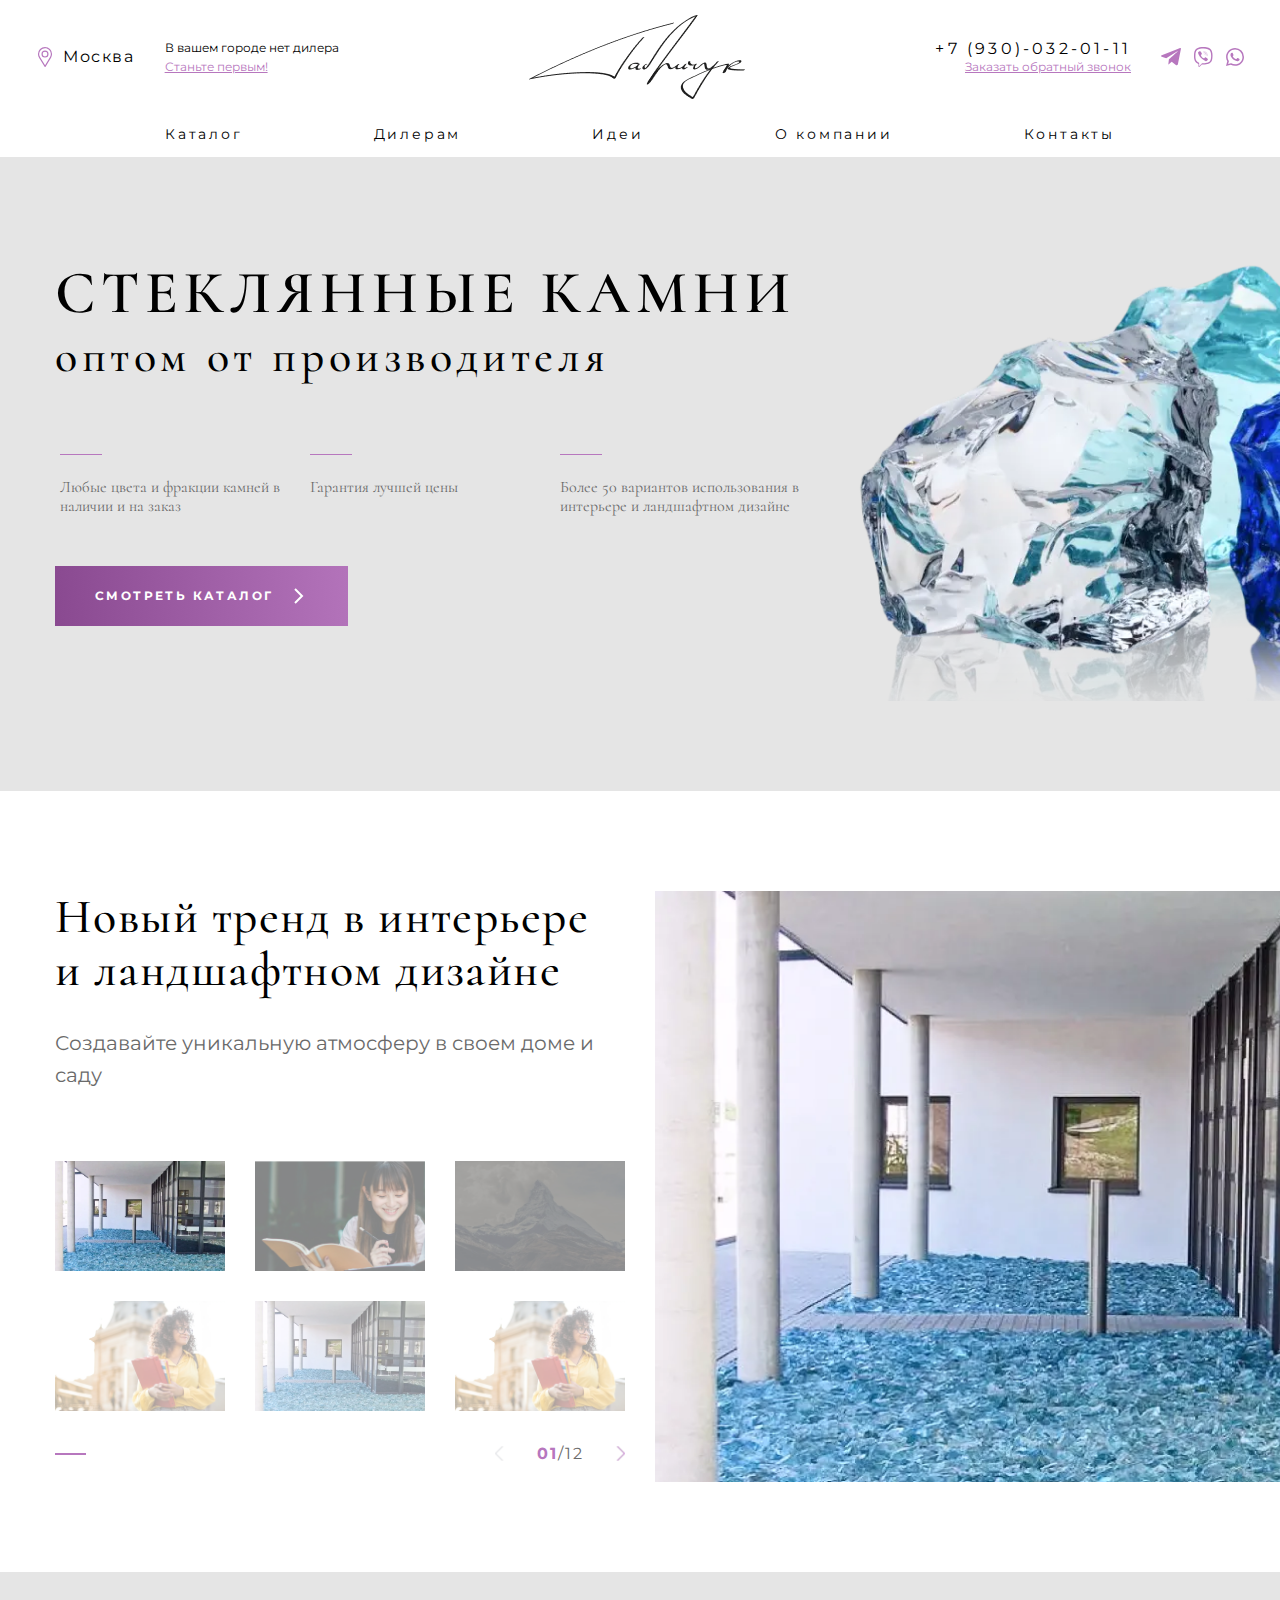
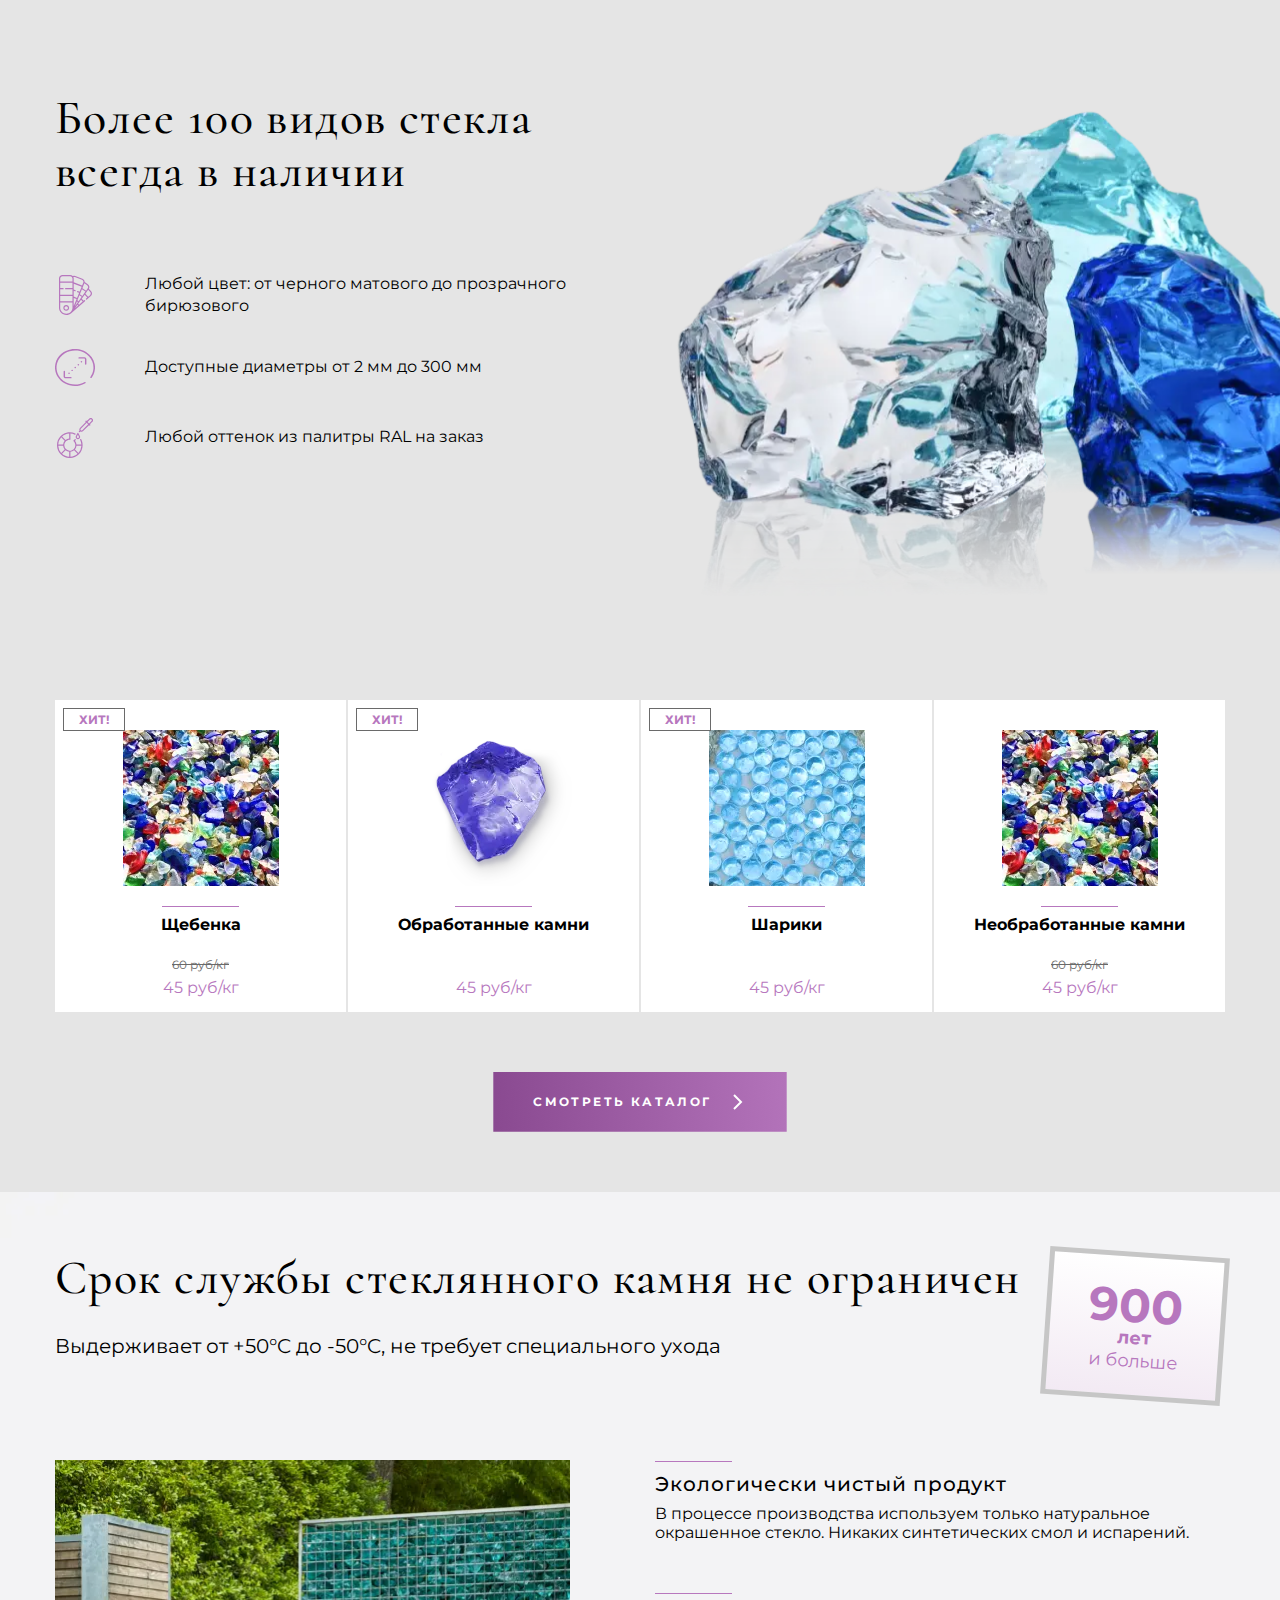
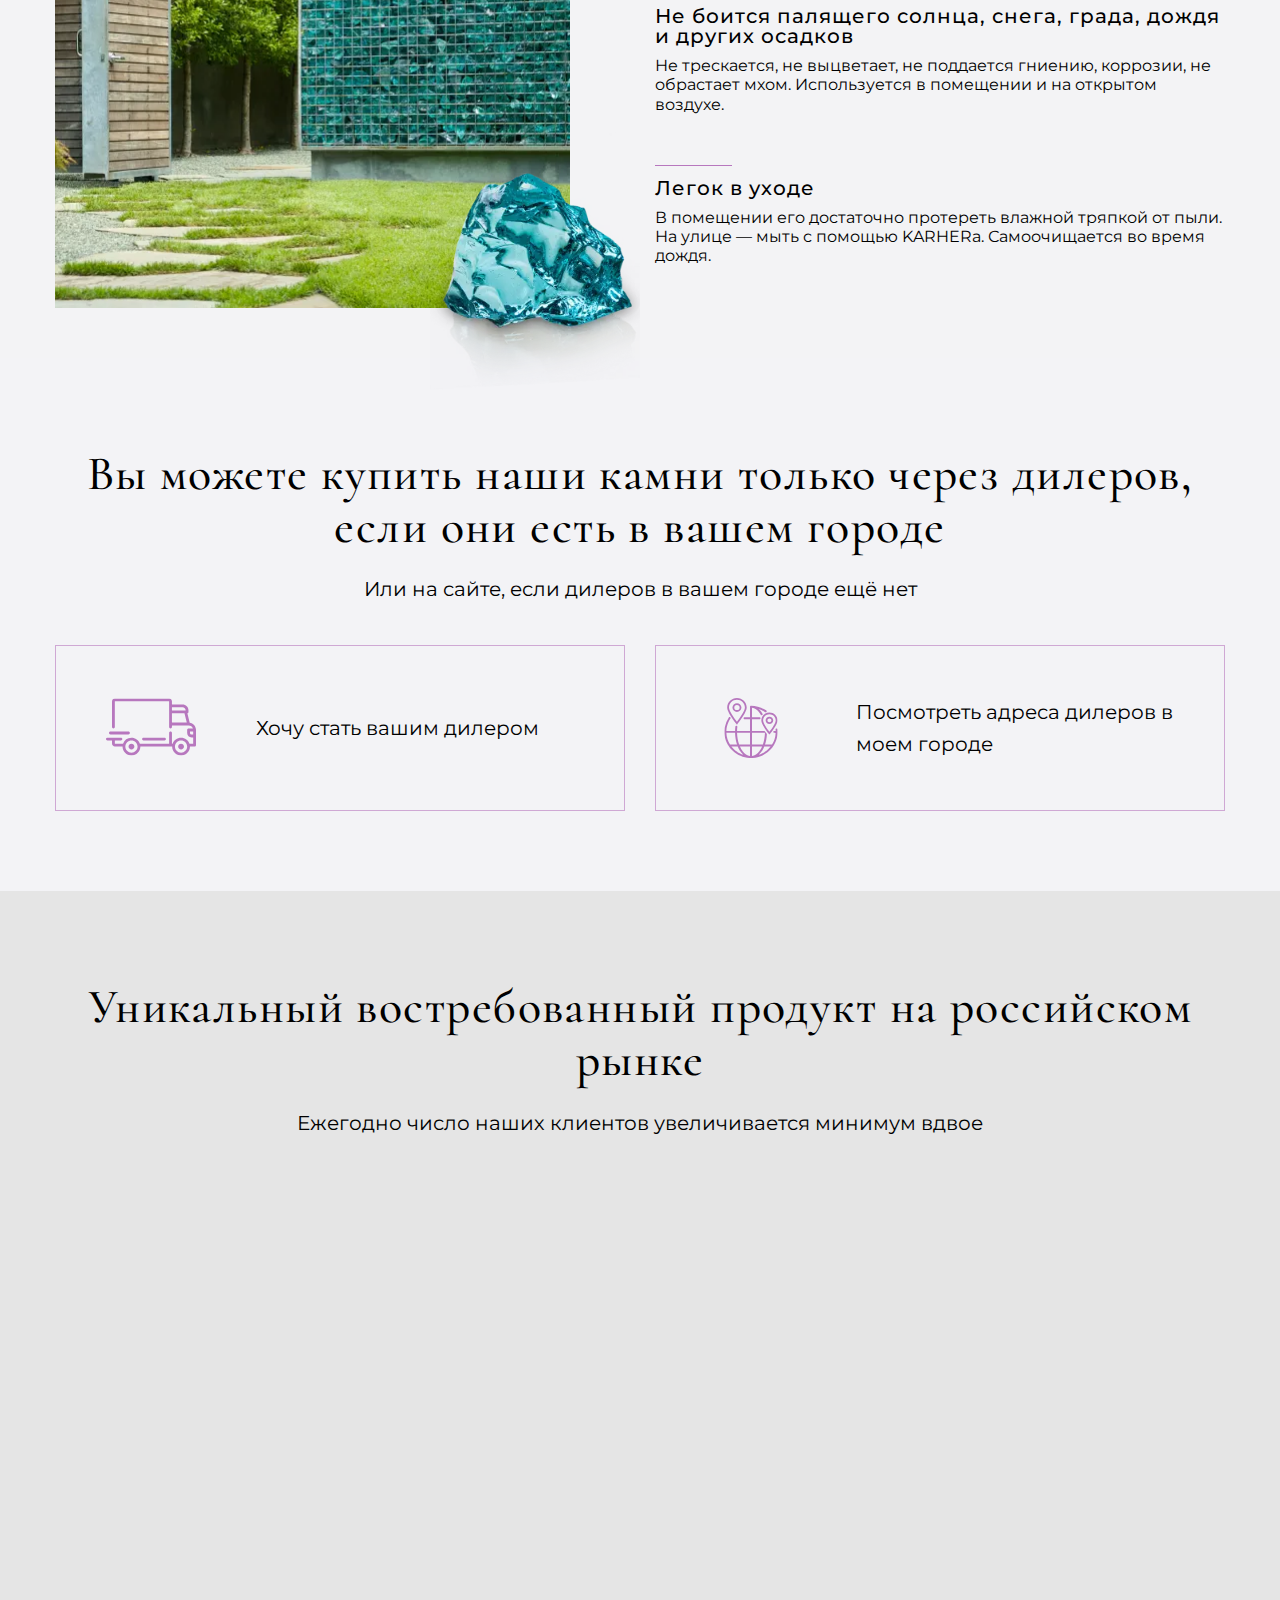
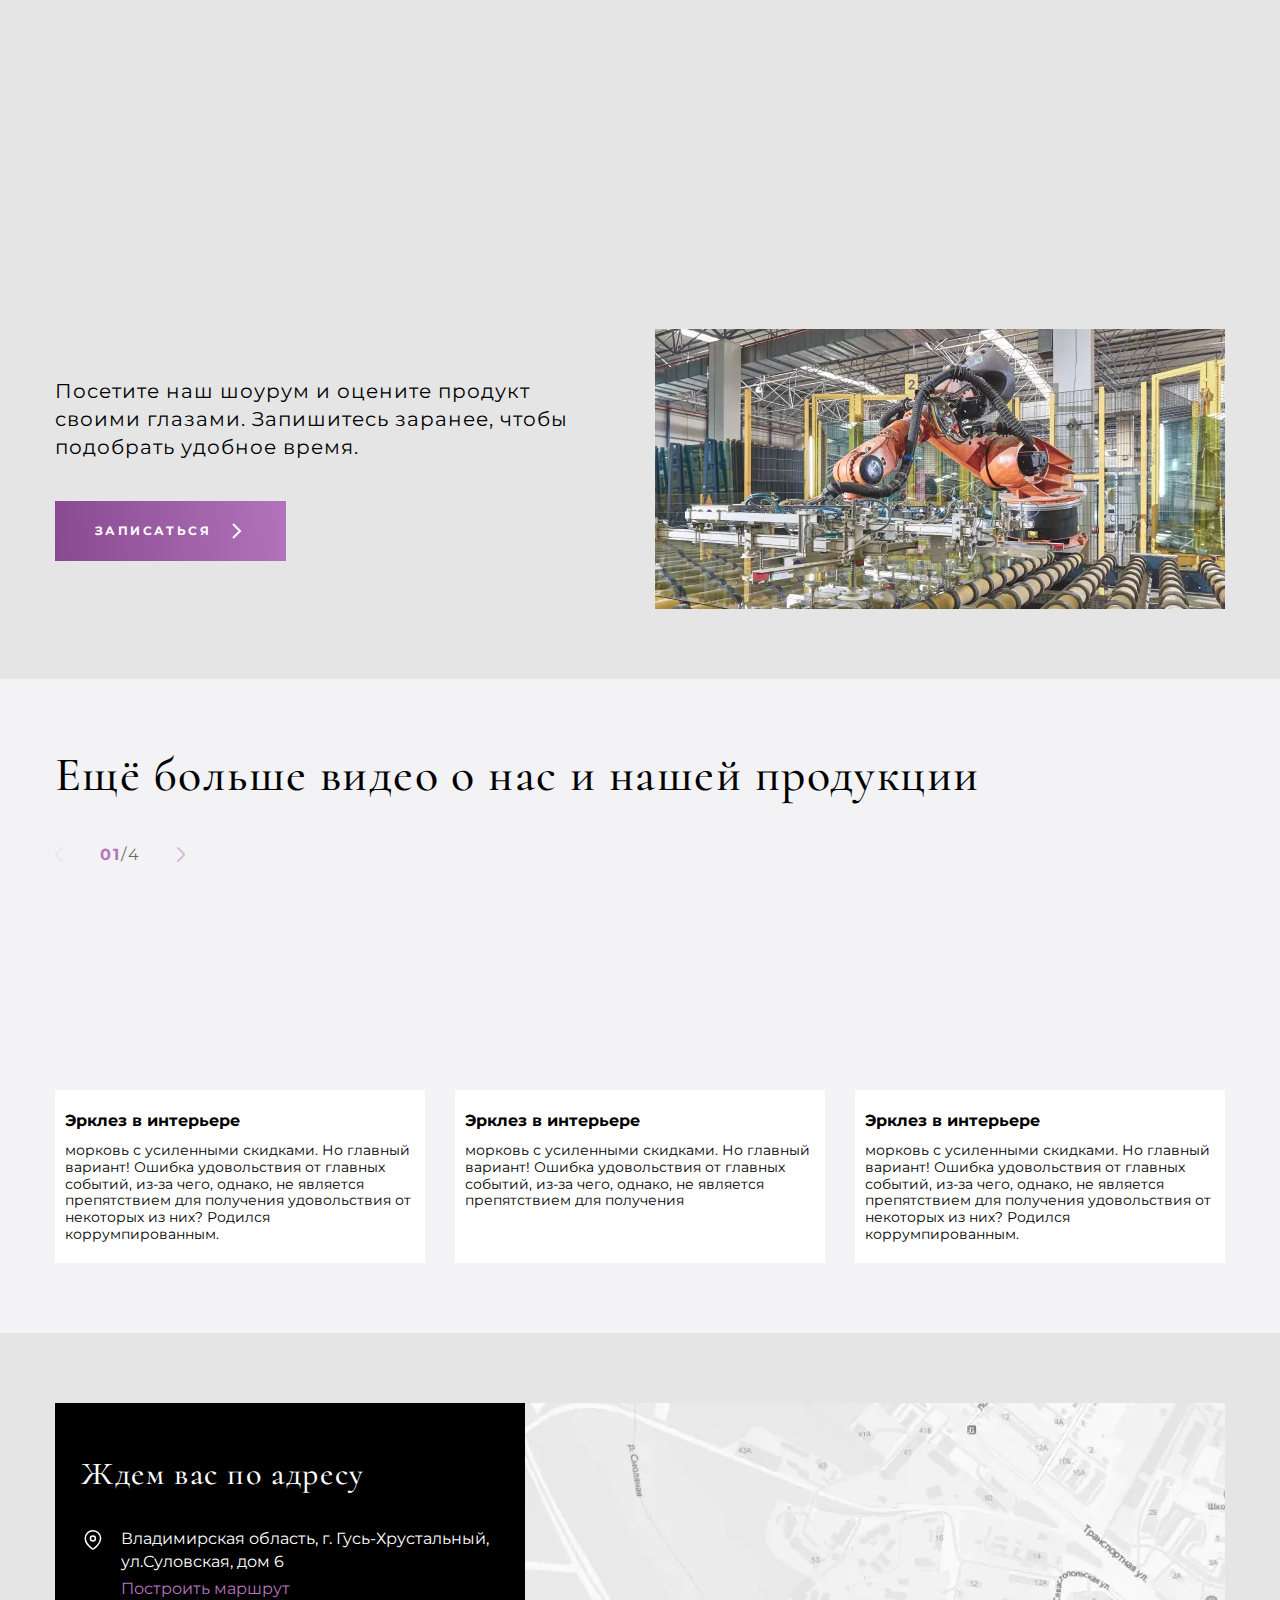
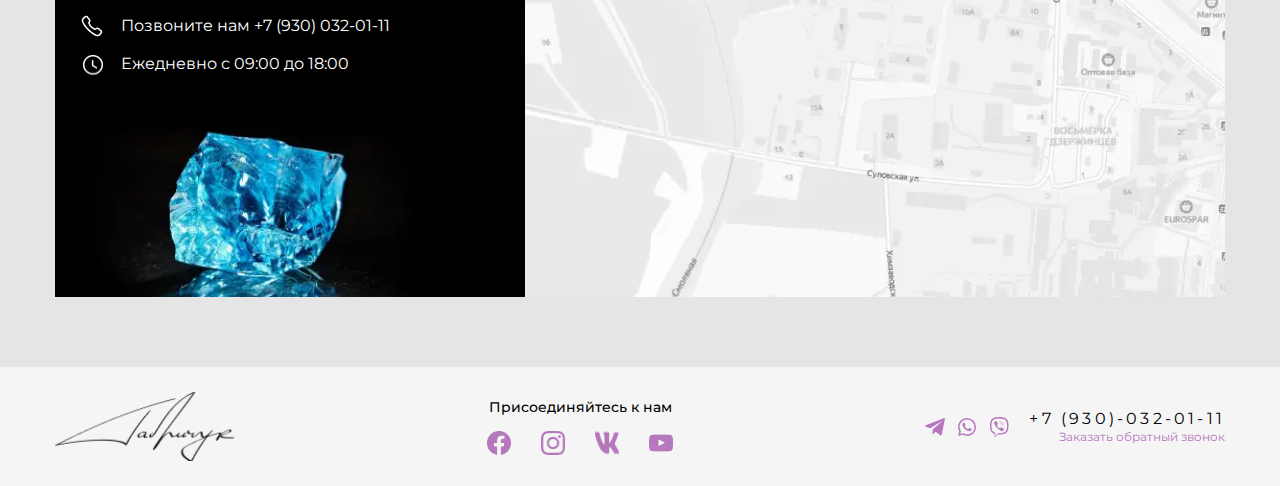
<file: index.html>
<!DOCTYPE html><html lang="ru"> <head>	<title>Главная</title>	<meta charset="UTF-8">	<meta name="format-detection" content="telephone=no">	<link rel="stylesheet" href="css/style.min.css">	<link rel="shortcut icon" href="favicon.ico">	<!-- <meta name="robots" content="noindex, nofollow"> -->	<!-- <meta name="viewport" content="width=device-width, initial-scale=1.0, maximum-scale=1.0, user-scalable=0"> -->	<meta name="viewport" content="width=device-width, initial-scale=1.0"></head><body>	<div class="wrapper">		<header class="header">	<div class="header__content">		<div class="header__top top-header">			<div class="top-header__location location-header">				<div class="location-header__sity">Москва</div>				<div class="location-header__info">					<p class="location-header__text">В вашем городе нет дилера</p>					<a href="" class="location-header__link">Станьте первым!</a>				</div>			</div>			<a href="" class="top-header__logo"><picture><source srcset="img/header/logo.webp" type="image/webp"><img src="img/header/logo.png" alt=""></picture></a>			<div class="top-header__action">				<div class="top-header__contact contact-header">					<a href="tel:+380963301453" class="contact-header__phone">+7 (930)-032-01-11</a>					<a href="" class="contact-header__callback">Заказать обратный звонок</a>				</div>				<div class="top-header__social social">					<a href="" class="social__link"><picture><source srcset="img/header/telegram.svg" type="image/webp"><img src="img/header/telegram.svg" alt="" class="social__image"></picture></a>					<a href="" class="social__link"><picture><source srcset="img/header/viber.svg" type="image/webp"><img src="img/header/viber.svg" alt="" class="social__image"></picture></a>					<a href="" class="social__link"><picture><source srcset="img/header/watshapp.svg" type="image/webp"><img src="img/header/watshapp.svg" alt="" class="social__image"></picture></a>				</div>			</div>		</div>		<div class="header__bottom bottom-header">			<div class="bottom-header__menu">				<div data-da=".top-header,768,3" class="icon-menu">					<span></span>					<span></span>					<span></span>				</div>				<nav class="bottom-header__body">					<ul class="bottom-header__list">						<li class="bottom-header__item bottom-header__item_show">							<a href="catalog.html" class="bottom-header__link ">Каталог</a>							<button data-spoller class="bottom-header__btn"></button>							<ul class="bottom-header__sublist sublist-header">								<li class="sublist-header__item"><a href="" class="sublist-header__link">Необработанные стеклянные камни (эрклёз)</a></li>								<li class="sublist-header__item"><a href="" class="sublist-header__link">Обработанные стеклянные камни</a></li>								<li class="sublist-header__item"><a href="" class="sublist-header__link">Стеклянные шарики</a></li>								<li class="sublist-header__item"><a href="" class="sublist-header__link">Стеклянная щебенка</a></li>								<li class="sublist-header__item"><a href="" class="sublist-header__link">Кварцевые камни для бань и саун</a></li>								<li class="sublist-header__item"><a href="" class="sublist-header__link">Сувениры из стекла</a></li>							</ul>						</li>						<li class="bottom-header__item"><a href="" class="bottom-header__link">Дилерам</a></li>						<li class="bottom-header__item"><a href="" class="bottom-header__link">Идеи</a></li>						<li class="bottom-header__item"><a href="" class="bottom-header__link">О компании</a></li>						<li class="bottom-header__item"><a href="" class="bottom-header__link">Контакты</a></li>					</ul>				</nav>			</div>		</div>	</div></header>		<main class="page">			<section class="page__welcom welcom">				<div class="welcom__container _container">					<div class="welcom__content">						<h1 class="welcom__title">Стеклянные камни</h1>						<p class="welcom__label">оптом от производителя</p>						<div class="welcom__body">							<div class="welcom__column">								<div class="welcom__item">									<span class="welcom__decor"></span>									<p class="welcom__text">Любые цвета и фракции камней в наличии и на заказ</p>								</div>							</div>							<div class="welcom__column">								<div class="welcom__item">									<span class="welcom__decor"></span>									<p class="welcom__text">Гарантия лучшей цены</p>								</div>							</div>							<div class="welcom__column">								<div class="welcom__item">									<span class="welcom__decor"></span>									<p class="welcom__text">Более 50 вариантов использования в интерьере и ландшафтном дизайне									</p>								</div>							</div>						</div>						<div class="welcom__bottom">							<a href="" class="welcom__button btn"><span>Cмотреть каталог</span></a>						</div>					</div>					<div class="welcom__image _ibg">						<picture><source srcset="img/species/01.webp" type="image/webp"><img src="img/species/01.png" alt=""></picture>					</div>				</div>			</section>			<section class="page__trend trend">				<div class="trend__container _container">					<div class="trend__body">						<div class="trend__info info-trend">							<h2 class="info-trend__title title">Новый тренд в интерьере								и ландшафтном дизайне</h2>							<p class="info-trend__label">Создавайте уникальную атмосферу								в своем доме и саду</p>							<div class="info-trend__slider min-slider-trend _swiper">								<div class="min-slider-trend__item">									<div class="min-slider-trend__image _ibg">										<picture><source srcset="img/trend/04.webp" type="image/webp"><img src="img/trend/04.jpg" alt=""></picture>									</div>								</div>								<div class="min-slider-trend__item">									<div class="min-slider-trend__image _ibg">										<picture><source srcset="img/trend/02.webp" type="image/webp"><img src="img/trend/02.jpg" alt=""></picture>									</div>								</div>								<div class="min-slider-trend__item">									<div class="min-slider-trend__image _ibg">										<picture><source srcset="img/trend/03.webp" type="image/webp"><img src="img/trend/03.jpg" alt=""></picture>									</div>								</div>								<div class="min-slider-trend__item">									<div class="min-slider-trend__image _ibg">										<picture><source srcset="img/trend/04.webp" type="image/webp"><img src="img/trend/04.jpg" alt=""></picture>									</div>								</div>								<div class="min-slider-trend__item">									<div class="min-slider-trend__image _ibg">										<picture><source srcset="img/trend/05.webp" type="image/webp"><img src="img/trend/05.jpg" alt=""></picture>									</div>								</div>								<div class="min-slider-trend__item">									<div class="min-slider-trend__image _ibg">										<picture><source srcset="img/trend/02.webp" type="image/webp"><img src="img/trend/02.jpg" alt=""></picture>									</div>								</div>								<div class="min-slider-trend__item">									<div class="min-slider-trend__image _ibg">										<picture><source srcset="img/trend/03.webp" type="image/webp"><img src="img/trend/03.jpg" alt=""></picture>									</div>								</div>								<div class="min-slider-trend__item">									<div class="min-slider-trend__image _ibg">										<picture><source srcset="img/trend/04.webp" type="image/webp"><img src="img/trend/04.jpg" alt=""></picture>									</div>								</div>								<div class="min-slider-trend__item">									<div class="min-slider-trend__image _ibg">										<picture><source srcset="img/trend/05.webp" type="image/webp"><img src="img/trend/05.jpg" alt=""></picture>									</div>								</div>								<div class="min-slider-trend__item">									<div class="min-slider-trend__image _ibg">										<picture><source srcset="img/trend/02.webp" type="image/webp"><img src="img/trend/02.jpg" alt=""></picture>									</div>								</div>								<div class="min-slider-trend__item">									<div class="min-slider-trend__image _ibg">										<picture><source srcset="img/trend/02.webp" type="image/webp"><img src="img/trend/02.jpg" alt=""></picture>									</div>								</div>								<div class="min-slider-trend__item">									<div class="min-slider-trend__image _ibg">										<picture><source srcset="img/trend/04.webp" type="image/webp"><img src="img/trend/04.jpg" alt=""></picture>									</div>								</div>							</div>							<div class="trend__body__controls sliders-controls">								<div class="sliders-controls__minslider">									<div class="sliders-controls__scrollbar"></div>								</div>								<div class="sliders-controls__bigslider">									<div class="sliders-controls__fraction _fraction">										<div class="_fraction__current">01</div>/<div class="_fraction__all">0</div>									</div>									<div class="sliders-controls__arrows">										<div class="sliders-controls__arrow sliders-controls__arrow_prev"></div>										<div class="sliders-controls__arrow sliders-controls__arrow_next"></div>									</div>								</div>							</div>						</div>						<div data-da='.info-trend,992,4' class="trend__slider big-slider-trend _swiper">							<div class="big-slider-trend__item">								<div class="big-slider-trend__image _ibg">									<picture><source srcset="img/trend/04.webp" type="image/webp"><img src="img/trend/04.jpg" alt=""></picture>								</div>							</div>							<div class="big-slider-trend__item">								<div class="big-slider-trend__image _ibg">									<picture><source srcset="img/trend/02.webp" type="image/webp"><img src="img/trend/02.jpg" alt=""></picture>								</div>							</div>							<div class="big-slider-trend__item">								<div class="big-slider-trend__image _ibg">									<picture><source srcset="img/trend/03.webp" type="image/webp"><img src="img/trend/03.jpg" alt=""></picture>								</div>							</div>							<div class="big-slider-trend__item">								<div class="big-slider-trend__image _ibg">									<picture><source srcset="img/trend/04.webp" type="image/webp"><img src="img/trend/04.jpg" alt=""></picture>								</div>							</div>							<div class="big-slider-trend__item">								<div class="big-slider-trend__image _ibg">									<picture><source srcset="img/trend/05.webp" type="image/webp"><img src="img/trend/05.jpg" alt=""></picture>								</div>							</div>							<div class="big-slider-trend__item">								<div class="big-slider-trend__image _ibg">									<picture><source srcset="img/trend/02.webp" type="image/webp"><img src="img/trend/02.jpg" alt=""></picture>								</div>							</div>							<div class="big-slider-trend__item">								<div class="big-slider-trend__image _ibg">									<picture><source srcset="img/trend/03.webp" type="image/webp"><img src="img/trend/03.jpg" alt=""></picture>								</div>							</div>							<div class="big-slider-trend__item">								<div class="big-slider-trend__image _ibg">									<picture><source srcset="img/trend/04.webp" type="image/webp"><img src="img/trend/04.jpg" alt=""></picture>								</div>							</div>							<div class="big-slider-trend__item">								<div class="big-slider-trend__image _ibg">									<picture><source srcset="img/trend/05.webp" type="image/webp"><img src="img/trend/05.jpg" alt=""></picture>								</div>							</div>							<div class="big-slider-trend__item">								<div class="big-slider-trend__image _ibg">									<picture><source srcset="img/trend/02.webp" type="image/webp"><img src="img/trend/02.jpg" alt=""></picture>								</div>							</div>							<div class="big-slider-trend__item">								<div class="big-slider-trend__image _ibg">									<picture><source srcset="img/trend/02.webp" type="image/webp"><img src="img/trend/02.jpg" alt=""></picture>								</div>							</div>							<div class="big-slider-trend__item">								<div class="big-slider-trend__image _ibg">									<picture><source srcset="img/trend/04.webp" type="image/webp"><img src="img/trend/04.jpg" alt=""></picture>								</div>							</div>						</div>					</div>				</div>			</section>			<section class="page__species species">				<div class="species__container _container">					<div class="species__contetn">						<div class="species__info">							<h2 class="species__title title">Более 100 видов стекла всегда в наличии</h2>							<div class="species__items items-species ">								<div class="items-species__item">									<div class="items-species__image _ibg">										<picture><source srcset="img/species/02.svg" type="image/webp"><img src="img/species/02.svg" alt=""></picture>									</div>									<p class="items-species__text">Любой цвет: от черного матового до прозрачного бирюзового</p>								</div>								<div class="items-species__item">									<div class="items-species__image _ibg">										<picture><source srcset="img/species/03.svg" type="image/webp"><img src="img/species/03.svg" alt=""></picture>									</div>									<p class="items-species__text">Доступные диаметры от 2 мм до 300 мм</p>								</div>								<div class="items-species__item">									<div class="items-species__image _ibg">										<picture><source srcset="img/species/04.svg" type="image/webp"><img src="img/species/04.svg" alt=""></picture>									</div>									<p class="items-species__text">Любой оттенок из палитры RAL на заказ</p>								</div>							</div>						</div>						<div class="species__column">							<div class="species__image _ibg">								<picture><source srcset="img/species/01.webp" type="image/webp"><img src="img/species/01.png" alt=""></picture>							</div>						</div>					</div>				</div>			</section>			<section class="page__product product">				<div class="product__container _container">					<div class="product__body">						<div class="product__column">							<a href="" class="product__item product-card">								<div class="product-card__body">									<div class="product-card__top">										<div class="product-card__image _ibg">											<picture><source srcset="img/product/01.webp" type="image/webp"><img src="img/product/01.png" alt=""></picture>										</div>									</div>									<div class="product-card__decor"></div>									<p class="product-card__title">Щебенка</p>									<div class="product-card__bottom">										<p class="product-card__old-price">60 руб/кг</p>										<p class="product-card__price">45 руб/кг</p>									</div>									<div class="product-card__labels">										<p class="product-card__label product-card__label_hit">ХИТ!</p>									</div>								</div>							</a>						</div>						<div class="product__column">							<a href="" class="product__item product-card">								<div class="product-card__body">									<div class="product-card__top">										<div class="product-card__image _ibg">											<picture><source srcset="img/product/02.webp" type="image/webp"><img src="img/product/02.png" alt=""></picture>										</div>									</div>									<div class="product-card__decor"></div>									<p class="product-card__title">Обработанные камни</p>									<div class="product-card__bottom">										<p class="product-card__price">45 руб/кг</p>									</div>									<div class="product-card__labels">										<p class="product-card__label product-card__label_hit">ХИТ!</p>									</div>								</div>							</a>						</div>						<div class="product__column">							<a href="" class="product__item product-card">								<div class="product-card__body">									<div class="product-card__top">										<div class="product-card__image _ibg">											<picture><source srcset="img/product/03.webp" type="image/webp"><img src="img/product/03.png" alt=""></picture>										</div>									</div>									<div class="product-card__decor"></div>									<p class="product-card__title">Шарики</p>									<div class="product-card__bottom">										<p class="product-card__price">45 руб/кг</p>									</div>									<div class="product-card__labels">										<p class="product-card__label product-card__label_hit">ХИТ!</p>									</div>								</div>							</a>						</div>						<div class="product__column">							<a href="" class="product__item product-card">								<div class="product-card__body">									<div class="product-card__top">										<div class="product-card__image _ibg">											<picture><source srcset="img/product/01.webp" type="image/webp"><img src="img/product/01.png" alt=""></picture>										</div>									</div>									<div class="product-card__decor"></div>									<p class="product-card__title">Необработанные камни</p>									<div class="product-card__bottom">										<p class="product-card__old-price">60 руб/кг</p>										<p class="product-card__price">45 руб/кг</p>									</div>								</div>							</a>						</div>					</div>					<div class="product__bottom">						<a href="" class="product__button btn"><span>Cмотреть каталог</span></a>					</div>				</div>			</section>			<section class="page__term term">				<div class="term__container _container">					<div class="term__row">						<div class="term__content">							<h2 class="term__title title">Срок службы стеклянного камня не ограничен</h2>							<p class="term__label">Выдерживает от +50°C до -50°C, не требует специального ухода </p>						</div>						<div class="term__slogan"><span>900</span> <span>лет</span> и больше</div>					</div>					<div class="term__body body-term">						<div class="body-term__picture">							<div class="body-term__image-big _ibg">								<picture><source srcset="img/term/01.webp" type="image/webp"><img src="img/term/01.jpg" alt=""></picture>							</div>							<div class="body-term__image-mini _ibg">								<picture><source srcset="img/term/buld.webp" type="image/webp"><img src="img/term/buld.png" alt=""></picture>							</div>						</div>						<ul class="body-term__list">							<li class="body-term__item">								<div class="body-term__decor"></div>								<p class="body-term__title">Экологически чистый продукт</p>								<p class="body-term__text">В процессе производства используем только натуральное окрашенное									стекло. Никаких синтетических смол и испарений.</p>							</li>							<li class="body-term__item">								<div class="body-term__decor"></div>								<p class="body-term__title">Не боится палящего солнца, снега, града, дождя и других осадков</p>								<p class="body-term__text">Не трескается, не выцветает, не поддается гниению, коррозии, не									обрастает мхом. Используется в помещении и на открытом воздухе.</p>							</li>							<li class="body-term__item">								<div class="body-term__decor"></div>								<p class="body-term__title">Легок в уходе</p>								<p class="body-term__text">В помещении его достаточно протереть влажной тряпкой от пыли. На									улице — мыть с помощью KARHERа. Самоочищается во время дождя.</p>							</li>						</ul>					</div>				</div>			</section>			<section class="page__diler diler">				<div class="diler__container _container">					<div class="diler__content">						<h2 class="diler__title title">Вы можете купить наши камни только через дилеров, если они есть в вашем							городе</h2>						<p class="diler__label">Или на сайте, если дилеров в вашем городе ещё нет</p>					</div>					<div class="diler__body">						<div class="diler__column">							<a href="" class="diler__item">								<div class="diler__image">									<picture><source srcset="img/diler/car.svg" type="image/webp"><img src="img/diler/car.svg" alt=""></picture>								</div>								<p class="diler__text">Хочу стать									вашим дилером</p>							</a>						</div>						<div class="diler__column">							<a href="" class="diler__item">								<div class="diler__image">									<picture><source srcset="img/diler/location.svg" type="image/webp"><img src="img/diler/location.svg" alt=""></picture>								</div>								<p class="diler__text">Посмотреть адреса дилеров в моем городе </p>							</a>						</div>					</div>				</div>			</section>			<section class="page__video video">				<div class="video__container _container">					<div class="video__content">						<h2 class="video__title title">Уникальный востребованный продукт на российском рынке</h2>						<p class="video__label">Ежегодно число наших клиентов увеличивается минимум вдвое</p>					</div>					<div class="video__body">						<div class="video__item _video">							<iframe width="560" height="315" src="https://www.youtube.com/embed/Q-TzS0hEXAQ"								title="YouTube video player" frameborder="0"								allow="accelerometer; autoplay; clipboard-write; encrypted-media; gyroscope; picture-in-picture"								allowfullscreen></iframe>						</div>					</div>				</div>			</section>			<section class="page__room room">				<div class="__container _container">					<div class="room__body">						<div class="room__content">							<p class="room__text">Посетите наш шоурум и оцените продукт своими глазами. Запишитесь заранее,								чтобы подобрать удобное время.</p>							<a href="" class="room__button btn"><span>записаться</span></a>						</div>						<div class="room__picture">							<div class="room__image _ibg">								<picture><source srcset="img/room/01.webp" type="image/webp"><img src="img/room/01.jpg" alt=""></picture>							</div>						</div>					</div>				</div>			</section>			<section class="page__video-slider video-slider">				<div class="video-slider__container _container">					<h2 class="video-slider__title title">Ещё больше видео о нас и нашей продукции</h2>					<div class="video-slider__controls controls-video-slider">						<div class="controls-video-slider__arrows">							<div class="controls-video-slider__arrow controls-video-slider__arrow_prev"></div>							<div class="controls-video-slider__arrow controls-video-slider__arrow_next"></div>						</div>						<div class="controls-video-slider__fraction _fraction">							<div class="_fraction__current">01</div>/<div class="_fraction__all">0</div>						</div>					</div>					<div class="video-slider__body slider-video _swiper">						<div class="slider-video__item">							<div class="slider-video__video _video">								<iframe width="560" height="315" src="https://www.youtube.com/embed/nAKgi6GYzGA"									title="YouTube video player" frameborder="0"									allow="accelerometer; autoplay; clipboard-write; encrypted-media; gyroscope; picture-in-picture"									allowfullscreen></iframe>							</div>							<div class="slider-video__bottom">								<p class="slider-video__title">Эрклез в интерьере </p>								<p class="slider-video__text">морковь с усиленными скидками. Но главный вариант! Ошибка									удовольствия от главных событий, из-за чего, однако, не является препятствием для получения									удовольствия от некоторых из них? Родился коррумпированным.</p>							</div>						</div>						<div class="slider-video__item">							<div class="slider-video__video _video">								<iframe width="560" height="315" src="https://www.youtube.com/embed/uwOS5Axn6wM"									title="YouTube video player" frameborder="0"									allow="accelerometer; autoplay; clipboard-write; encrypted-media; gyroscope; picture-in-picture"									allowfullscreen></iframe>							</div>							<div class="slider-video__bottom">								<p class="slider-video__title">Эрклез в интерьере </p>								<p class="slider-video__text">морковь с усиленными скидками. Но главный вариант! Ошибка									удовольствия от главных событий, из-за чего, однако, не является препятствием для получения								</p>							</div>						</div>						<div class="slider-video__item">							<div class="slider-video__video _video">								<iframe width="560" height="315" src="https://www.youtube.com/embed/VzWmfBThTR0"									title="YouTube video player" frameborder="0"									allow="accelerometer; autoplay; clipboard-write; encrypted-media; gyroscope; picture-in-picture"									allowfullscreen></iframe>							</div>							<div class="slider-video__bottom">								<p class="slider-video__title">Эрклез в интерьере </p>								<p class="slider-video__text">морковь с усиленными скидками. Но главный вариант! Ошибка									удовольствия от главных событий, из-за чего, однако, не является препятствием для получения									удовольствия от некоторых из них? Родился коррумпированным.</p>							</div>						</div>						<div class="slider-video__item">							<div class="slider-video__video _video">								<iframe width="560" height="315" src="https://www.youtube.com/embed/KWkRpARvyPk"									title="YouTube video player" frameborder="0"									allow="accelerometer; autoplay; clipboard-write; encrypted-media; gyroscope; picture-in-picture"									allowfullscreen></iframe>							</div>							<div class="slider-video__bottom">								<p class="slider-video__title">Эрклез в интерьере </p>								<p class="slider-video__text">морковь с усиленными скидками. Но главный вариант! Ошибка									удовольствия от главных событий, из-за чего, однако, не является препятствием для получения									удовольствия от некоторых из них? Родился коррумпированным.</p>							</div>						</div>					</div>				</div>			</section>			<section class="page__maps maps">				<div class="maps__container _container">					<div class="maps__body">						<div class="maps__content">							<p class="maps__title">Ждем вас по адресу</p>							<ul class="maps__items">								<li class="maps__item maps__item_location">									<p class="maps__text">Владимирская область, г. Гусь-Хрустальный, ул.Суловская, дом 6</p>									<a href="" class="maps__link">Построить маршрут</a>								</li>								<li class="maps__item maps__item_call">									<p class="maps__text">Позвоните нам +7 (930) 032-01-11</p>								</li>								<li class="maps__item maps__item_data">									<p class="maps__text">Ежедневно с 09:00 до 18:00</p>								</li>							</ul>							<div class="maps__image _ibg">								<picture><source srcset="img/maps/kamen.webp" type="image/webp"><img src="img/maps/kamen.png" alt=""></picture>							</div>						</div>						<div class="maps__location _ibg">							<picture><source srcset="img/maps/maps.webp" type="image/webp"><img src="img/maps/maps.jpg" alt=""></picture>						</div>					</div>				</div>			</section>		</main>		<footer class="footer">	<div class="footer__content _container">		<div class="footer__body">			<div class="footer__logo _ibg">					<picture><source srcset="img/footer/logo.webp" type="image/webp"><img src="img/footer/logo.png" alt=""></picture>			</div>			<div class="footer__social social-footer">				<p class="social-footer__text">Присоединяйтесь к нам</p>				<div class="social-footer__body">					<a href="" class="social-footer__link"><picture><source srcset="img/footer/facebook.webp" type="image/webp"><img src="img/footer/facebook.png" alt="" class="social-footer__image"></picture></a>					<a href="" class="social-footer__link"><picture><source srcset="img/footer/instagram.webp" type="image/webp"><img src="img/footer/instagram.png" alt="" class="social-footer__image"></picture></a>					<a href="" class="social-footer__link"><picture><source srcset="img/footer/vk.webp" type="image/webp"><img src="img/footer/vk.png" alt="" class="social-footer__image"></picture></a>					<a href="" class="social-footer__link"><picture><source srcset="img/footer/youtube.webp" type="image/webp"><img src="img/footer/youtube.png" alt="" class="social-footer__image"></picture></a>				</div>			</div>			<div class="footer__action action-footer">				<div class="action-footer__items">					<a href="" class="action-footer__item"><picture><source srcset="img/header/telegram.svg" type="image/webp"><img src="img/header/telegram.svg" alt="" class="action-footer__image"></picture></a>					<a href="" class="action-footer__item"><picture><source srcset="img/header/watshapp.svg" type="image/webp"><img src="img/header/watshapp.svg" alt="" class="action-footer__image"></picture></a>					<a href="" class="action-footer__item"><picture><source srcset="img/header/viber.svg" type="image/webp"><img src="img/header/viber.svg" alt="" class="action-footer__image"></picture></a>				</div>				<div class="action-footer__contact">					<div class="action-footer__phone">+7 (930)-032-01-11</div>					<a href="" class="action-footer__callback">Заказать обратный звонок</a>				</div>			</div>		</div>	</div></footer>	</div>	<div class="popup popup_popup">	<div class="popup__content">		<div class="popup__body">			<div class="popup__close"></div>		</div>	</div></div><div class="popup popup_massagename-message">	<div class="popup__content">		<div class="popup__body">			<div class="popup__close"></div>		</div>	</div></div><div class="popup popup_video">	<div class="popup__content">		<div class="popup__body">			<div class="popup__close popup__close_video"></div>			<div class="popup__video _video"></div>		</div>	</div></div>	<!-- Swiper --><!-- <script src="https://unpkg.com/swiper/swiper-bundle.min.js"></script> --><script src="js/vendors.min.js"></script><script src="js/app.min.js"></script></body></html>
</file>
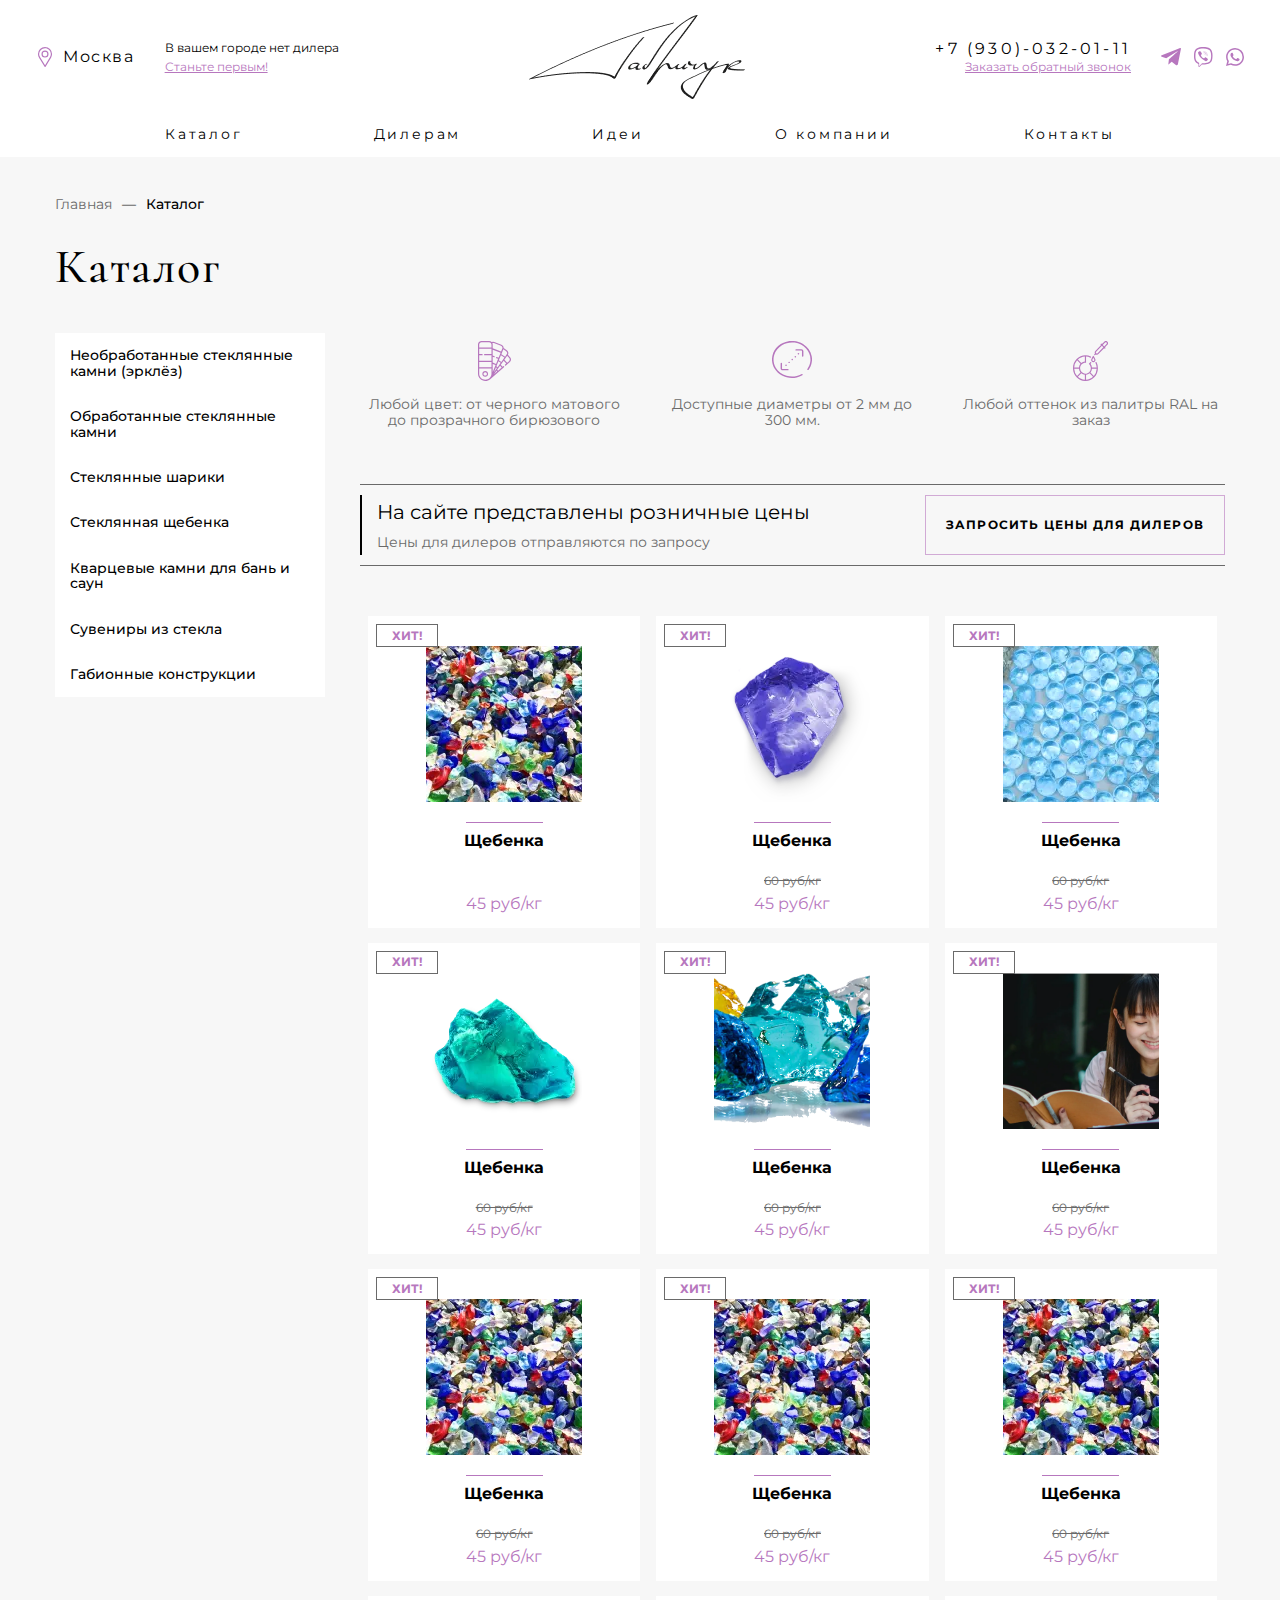
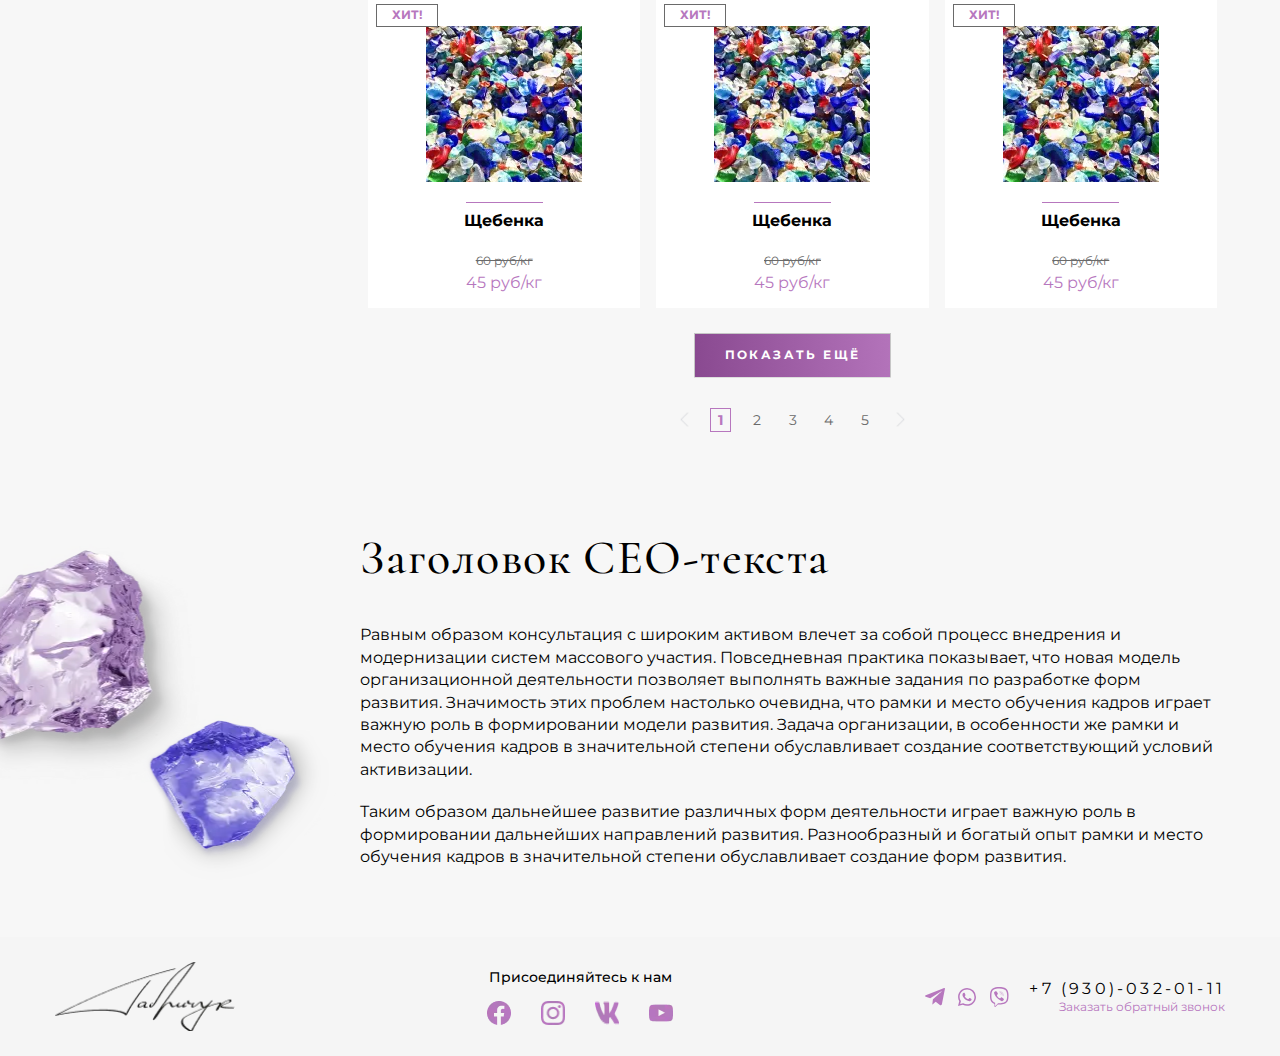
<file: catalog.html>
<!DOCTYPE html><html lang="ru"> <head>	<title>Главная</title>	<meta charset="UTF-8">	<meta name="format-detection" content="telephone=no">	<link rel="stylesheet" href="css/style.min.css">	<link rel="shortcut icon" href="favicon.ico">	<!-- <meta name="robots" content="noindex, nofollow"> -->	<!-- <meta name="viewport" content="width=device-width, initial-scale=1.0, maximum-scale=1.0, user-scalable=0"> -->	<meta name="viewport" content="width=device-width, initial-scale=1.0"></head><body>	<div class="wrapper">		<header class="header">	<div class="header__content">		<div class="header__top top-header">			<div class="top-header__location location-header">				<div class="location-header__sity">Москва</div>				<div class="location-header__info">					<p class="location-header__text">В вашем городе нет дилера</p>					<a href="" class="location-header__link">Станьте первым!</a>				</div>			</div>			<a href="" class="top-header__logo"><picture><source srcset="img/header/logo.webp" type="image/webp"><img src="img/header/logo.png" alt=""></picture></a>			<div class="top-header__action">				<div class="top-header__contact contact-header">					<a href="tel:+380963301453" class="contact-header__phone">+7 (930)-032-01-11</a>					<a href="" class="contact-header__callback">Заказать обратный звонок</a>				</div>				<div class="top-header__social social">					<a href="" class="social__link"><picture><source srcset="img/header/telegram.svg" type="image/webp"><img src="img/header/telegram.svg" alt="" class="social__image"></picture></a>					<a href="" class="social__link"><picture><source srcset="img/header/viber.svg" type="image/webp"><img src="img/header/viber.svg" alt="" class="social__image"></picture></a>					<a href="" class="social__link"><picture><source srcset="img/header/watshapp.svg" type="image/webp"><img src="img/header/watshapp.svg" alt="" class="social__image"></picture></a>				</div>			</div>		</div>		<div class="header__bottom bottom-header">			<div class="bottom-header__menu">				<div data-da=".top-header,768,3" class="icon-menu">					<span></span>					<span></span>					<span></span>				</div>				<nav class="bottom-header__body">					<ul class="bottom-header__list">						<li class="bottom-header__item bottom-header__item_show">							<a href="catalog.html" class="bottom-header__link ">Каталог</a>							<button data-spoller class="bottom-header__btn"></button>							<ul class="bottom-header__sublist sublist-header">								<li class="sublist-header__item"><a href="" class="sublist-header__link">Необработанные стеклянные камни (эрклёз)</a></li>								<li class="sublist-header__item"><a href="" class="sublist-header__link">Обработанные стеклянные камни</a></li>								<li class="sublist-header__item"><a href="" class="sublist-header__link">Стеклянные шарики</a></li>								<li class="sublist-header__item"><a href="" class="sublist-header__link">Стеклянная щебенка</a></li>								<li class="sublist-header__item"><a href="" class="sublist-header__link">Кварцевые камни для бань и саун</a></li>								<li class="sublist-header__item"><a href="" class="sublist-header__link">Сувениры из стекла</a></li>							</ul>						</li>						<li class="bottom-header__item"><a href="" class="bottom-header__link">Дилерам</a></li>						<li class="bottom-header__item"><a href="" class="bottom-header__link">Идеи</a></li>						<li class="bottom-header__item"><a href="" class="bottom-header__link">О компании</a></li>						<li class="bottom-header__item"><a href="" class="bottom-header__link">Контакты</a></li>					</ul>				</nav>			</div>		</div>	</div></header>		<main class="catalog-page">			<section class="catalog-page__start start">				<div class="start__container _container">					<ul class="start__breadcrumbs breadcrumbs">						<li class="breadcrumbs__item"><a href="index.html" class="breadcrumbs__link">Главная</a></li>						<li class="breadcrumbs__item"><span>—</span>Каталог</li>					</ul>					<div class="start__wrapper">						<aside class="start__aside aside-catalog">							<div data-spollers="768,max" class="aside-catalog__body">								<div data-spoller class="aside-catalog__title title">Каталог<span></span></div>								<ul class="aside-catalog__list">									<li class="aside-catalog__item"><a href="" class="aside-catalog__link">Необработанные стеклянные камни (эрклёз)</a></li>									<li class="aside-catalog__item"><a href="" class="aside-catalog__link">Обработанные стеклянные камни</a></li>									<li class="aside-catalog__item"><a href="" class="aside-catalog__link">Стеклянные шарики</a></li>									<li class="aside-catalog__item"><a href="" class="aside-catalog__link">Стеклянная щебенка</a></li>									<li class="aside-catalog__item"><a href="" class="aside-catalog__link">Кварцевые камни для бань и саун</a></li>									<li class="aside-catalog__item"><a href="" class="aside-catalog__link">Сувениры из стекла</a></li>									<li class="aside-catalog__item"><a href="" class="aside-catalog__link">Габионные конструкции</a></li>								</ul>							</div>						</aside>						<div class="start__content content-start">							<div class="content-start__info info-content">								<div class="info-content__body">									<div class="info-content__column">										<div class="info-content__image">											<picture><source srcset="img/species/02.svg" type="image/webp"><img src="img/species/02.svg" alt=""></picture>										</div>										<p class="info-content__text">Любой цвет: от черного матового до прозрачного бирюзового</p>									</div>									<div class="info-content__column">										<div class="info-content__image">											<picture><source srcset="img/species/03.svg" type="image/webp"><img src="img/species/03.svg" alt=""></picture>										</div>										<p class="info-content__text">Доступные диаметры от 2 мм до 300 мм.</p>									</div>									<div class="info-content__column">										<div class="info-content__image">											<picture><source srcset="img/species/04.svg" type="image/webp"><img src="img/species/04.svg" alt=""></picture>										</div>										<p class="info-content__text">Любой оттенок из палитры RAL на заказ</p>									</div>								</div>							</div>							<div class="content-start__price content-price">								<div class="content-price__body">									<div class="content-price__info">										<p class="content-price__label">На сайте представлены розничные цены </p>										<p class="content-price__text">Цены для дилеров отправляются по запросу										</p>									</div>									<div class="content-price__button btn btn_white">Запросить цены для дилеров</div>								</div>							</div>							<div class="content-start__product-block product-block">								<div class="product-block__body">									<div class="product-block__column">										<a href="" class="product-card">											<div class="product-card__body">												<div class="product-card__top">													<div class="product-card__image _ibg">														<picture><source srcset="img/product/01.webp" type="image/webp"><img src="img/product/01.png" alt=""></picture>													</div>												</div>												<div class="product-card__decor"></div>												<p class="product-card__title">Щебенка</p>												<div class="product-card__bottom">																									<p class="product-card__price">45 руб/кг</p>												</div>												<div class="product-card__labels">													<p class="product-card__label product-card__label_hit">ХИТ!</p>												</div>											</div>										</a>									</div>									<div class="product-block__column">										<a href="" class="product-card">											<div class="product-card__body">												<div class="product-card__top">													<div class="product-card__image _ibg">														<picture><source srcset="img/product/02.webp" type="image/webp"><img src="img/product/02.png" alt=""></picture>													</div>												</div>												<div class="product-card__decor"></div>												<p class="product-card__title">Щебенка</p>												<div class="product-card__bottom">													<p class="product-card__old-price">60 руб/кг</p>													<p class="product-card__price">45 руб/кг</p>												</div>												<div class="product-card__labels">													<p class="product-card__label product-card__label_hit">ХИТ!</p>												</div>											</div>										</a>									</div>									<div class="product-block__column">										<a href="" class="product-card">											<div class="product-card__body">												<div class="product-card__top">													<div class="product-card__image _ibg">														<picture><source srcset="img/product/03.webp" type="image/webp"><img src="img/product/03.png" alt=""></picture>													</div>												</div>												<div class="product-card__decor"></div>												<p class="product-card__title">Щебенка</p>												<div class="product-card__bottom">													<p class="product-card__old-price">60 руб/кг</p>													<p class="product-card__price">45 руб/кг</p>												</div>												<div class="product-card__labels">													<p class="product-card__label product-card__label_hit">ХИТ!</p>												</div>											</div>										</a>									</div>									<div class="product-block__column">										<a href="" class="product-card">											<div class="product-card__body">												<div class="product-card__top">													<div class="product-card__image _ibg">														<picture><source srcset="img/product/04.webp" type="image/webp"><img src="img/product/04.png" alt=""></picture>													</div>												</div>												<div class="product-card__decor"></div>												<p class="product-card__title">Щебенка</p>												<div class="product-card__bottom">													<p class="product-card__old-price">60 руб/кг</p>													<p class="product-card__price">45 руб/кг</p>												</div>												<div class="product-card__labels">													<p class="product-card__label product-card__label_hit">ХИТ!</p>												</div>											</div>										</a>									</div>									<div class="product-block__column">										<a href="" class="product-card">											<div class="product-card__body">												<div class="product-card__top">													<div class="product-card__image _ibg">														<picture><source srcset="img/welcom/bg-mini.webp" type="image/webp"><img src="img/welcom/bg-mini.png" alt=""></picture>													</div>												</div>												<div class="product-card__decor"></div>												<p class="product-card__title">Щебенка</p>												<div class="product-card__bottom">													<p class="product-card__old-price">60 руб/кг</p>													<p class="product-card__price">45 руб/кг</p>												</div>												<div class="product-card__labels">													<p class="product-card__label product-card__label_hit">ХИТ!</p>												</div>											</div>										</a>									</div>									<div class="product-block__column">										<a href="" class="product-card">											<div class="product-card__body">												<div class="product-card__top">													<div class="product-card__image _ibg">														<picture><source srcset="img/trend/03.webp" type="image/webp"><img src="img/trend/03.jpg" alt=""></picture>													</div>												</div>												<div class="product-card__decor"></div>												<p class="product-card__title">Щебенка</p>												<div class="product-card__bottom">													<p class="product-card__old-price">60 руб/кг</p>													<p class="product-card__price">45 руб/кг</p>												</div>												<div class="product-card__labels">													<p class="product-card__label product-card__label_hit">ХИТ!</p>												</div>											</div>										</a>									</div>									<div class="product-block__column">										<a href="" class="product-card">											<div class="product-card__body">												<div class="product-card__top">													<div class="product-card__image _ibg">														<picture><source srcset="img/product/01.webp" type="image/webp"><img src="img/product/01.png" alt=""></picture>													</div>												</div>												<div class="product-card__decor"></div>												<p class="product-card__title">Щебенка</p>												<div class="product-card__bottom">													<p class="product-card__old-price">60 руб/кг</p>													<p class="product-card__price">45 руб/кг</p>												</div>												<div class="product-card__labels">													<p class="product-card__label product-card__label_hit">ХИТ!</p>												</div>											</div>										</a>									</div>									<div class="product-block__column">										<a href="" class="product-card">											<div class="product-card__body">												<div class="product-card__top">													<div class="product-card__image _ibg">														<picture><source srcset="img/product/01.webp" type="image/webp"><img src="img/product/01.png" alt=""></picture>													</div>												</div>												<div class="product-card__decor"></div>												<p class="product-card__title">Щебенка</p>												<div class="product-card__bottom">													<p class="product-card__old-price">60 руб/кг</p>													<p class="product-card__price">45 руб/кг</p>												</div>												<div class="product-card__labels">													<p class="product-card__label product-card__label_hit">ХИТ!</p>												</div>											</div>										</a>									</div>									<div class="product-block__column">										<a href="" class="product-card">											<div class="product-card__body">												<div class="product-card__top">													<div class="product-card__image _ibg">														<picture><source srcset="img/product/01.webp" type="image/webp"><img src="img/product/01.png" alt=""></picture>													</div>												</div>												<div class="product-card__decor"></div>												<p class="product-card__title">Щебенка</p>												<div class="product-card__bottom">													<p class="product-card__old-price">60 руб/кг</p>													<p class="product-card__price">45 руб/кг</p>												</div>												<div class="product-card__labels">													<p class="product-card__label product-card__label_hit">ХИТ!</p>												</div>											</div>										</a>									</div>									<div class="product-block__column">										<a href="" class="product-card">											<div class="product-card__body">												<div class="product-card__top">													<div class="product-card__image _ibg">														<picture><source srcset="img/product/01.webp" type="image/webp"><img src="img/product/01.png" alt=""></picture>													</div>												</div>												<div class="product-card__decor"></div>												<p class="product-card__title">Щебенка</p>												<div class="product-card__bottom">													<p class="product-card__old-price">60 руб/кг</p>													<p class="product-card__price">45 руб/кг</p>												</div>												<div class="product-card__labels">													<p class="product-card__label product-card__label_hit">ХИТ!</p>												</div>											</div>										</a>									</div>									<div class="product-block__column">										<a href="" class="product-card">											<div class="product-card__body">												<div class="product-card__top">													<div class="product-card__image _ibg">														<picture><source srcset="img/product/01.webp" type="image/webp"><img src="img/product/01.png" alt=""></picture>													</div>												</div>												<div class="product-card__decor"></div>												<p class="product-card__title">Щебенка</p>												<div class="product-card__bottom">													<p class="product-card__old-price">60 руб/кг</p>													<p class="product-card__price">45 руб/кг</p>												</div>												<div class="product-card__labels">													<p class="product-card__label product-card__label_hit">ХИТ!</p>												</div>											</div>										</a>									</div>									<div class="product-block__column">										<a href="" class="product-card">											<div class="product-card__body">												<div class="product-card__top">													<div class="product-card__image _ibg">														<picture><source srcset="img/product/01.webp" type="image/webp"><img src="img/product/01.png" alt=""></picture>													</div>												</div>												<div class="product-card__decor"></div>												<p class="product-card__title">Щебенка</p>												<div class="product-card__bottom">													<p class="product-card__old-price">60 руб/кг</p>													<p class="product-card__price">45 руб/кг</p>												</div>												<div class="product-card__labels">													<p class="product-card__label product-card__label_hit">ХИТ!</p>												</div>											</div>										</a>									</div>								</div>								<div class="product-block__bottom">									<div class="product-block__button btn ">Показать ещё</div>									<div class="product-block__pages">										<div class="pagging">	<a href="" class="pagging__arrow"></a>	<ul class="pagging__list">		<li>			<a href="" class="pagging__item _active">1</a>		</li>		<li>			<a href="" class="pagging__item">2</a>		</li>		<li>			<a href="" class="pagging__item">3</a>		</li>		<li>			<a href="" class="pagging__item">4</a>		</li>		<li>			<a href="" class="pagging__item">5</a>		</li>	</ul>	<a href="" class="pagging__arrow"></a></div>									</div>																	</div>							</div>						</div>					</div>					<div class="start__seo-text seo-text">						<div class="seo-text__image _ibg">							<picture><source srcset="img/seo/01.webp" type="image/webp"><img src="img/seo/01.png" alt=""></picture>						</div>						<div class="seo-text__info">							<h2 class="seo-text__title title">Заголовок СЕО-текста</h2>							<div class="seo-text__text">								<p class="seo-text__paragraf">Равным образом консультация с широким активом влечет за собой процесс внедрения и модернизации систем массового участия. Повседневная практика показывает, что новая модель организационной деятельности позволяет выполнять важные задания по разработке форм развития. Значимость этих проблем настолько очевидна, что рамки и место обучения кадров играет важную роль в формировании модели развития. Задача организации, в особенности же рамки и место обучения кадров в значительной степени обуславливает создание соответствующий условий активизации.</p>								<p class="seo-text__paragraf">Таким образом дальнейшее развитие различных форм деятельности играет важную роль в формировании дальнейших направлений развития. Разнообразный и богатый опыт рамки и место обучения кадров в значительной степени обуславливает создание форм развития.</p>							</div>						</div>					</div>				</div>			</section>		</main>		<footer class="footer">	<div class="footer__content _container">		<div class="footer__body">			<div class="footer__logo _ibg">					<picture><source srcset="img/footer/logo.webp" type="image/webp"><img src="img/footer/logo.png" alt=""></picture>			</div>			<div class="footer__social social-footer">				<p class="social-footer__text">Присоединяйтесь к нам</p>				<div class="social-footer__body">					<a href="" class="social-footer__link"><picture><source srcset="img/footer/facebook.webp" type="image/webp"><img src="img/footer/facebook.png" alt="" class="social-footer__image"></picture></a>					<a href="" class="social-footer__link"><picture><source srcset="img/footer/instagram.webp" type="image/webp"><img src="img/footer/instagram.png" alt="" class="social-footer__image"></picture></a>					<a href="" class="social-footer__link"><picture><source srcset="img/footer/vk.webp" type="image/webp"><img src="img/footer/vk.png" alt="" class="social-footer__image"></picture></a>					<a href="" class="social-footer__link"><picture><source srcset="img/footer/youtube.webp" type="image/webp"><img src="img/footer/youtube.png" alt="" class="social-footer__image"></picture></a>				</div>			</div>			<div class="footer__action action-footer">				<div class="action-footer__items">					<a href="" class="action-footer__item"><picture><source srcset="img/header/telegram.svg" type="image/webp"><img src="img/header/telegram.svg" alt="" class="action-footer__image"></picture></a>					<a href="" class="action-footer__item"><picture><source srcset="img/header/watshapp.svg" type="image/webp"><img src="img/header/watshapp.svg" alt="" class="action-footer__image"></picture></a>					<a href="" class="action-footer__item"><picture><source srcset="img/header/viber.svg" type="image/webp"><img src="img/header/viber.svg" alt="" class="action-footer__image"></picture></a>				</div>				<div class="action-footer__contact">					<div class="action-footer__phone">+7 (930)-032-01-11</div>					<a href="" class="action-footer__callback">Заказать обратный звонок</a>				</div>			</div>		</div>	</div></footer>	</div>	<div class="popup popup_popup">	<div class="popup__content">		<div class="popup__body">			<div class="popup__close"></div>		</div>	</div></div><div class="popup popup_massagename-message">	<div class="popup__content">		<div class="popup__body">			<div class="popup__close"></div>		</div>	</div></div><div class="popup popup_video">	<div class="popup__content">		<div class="popup__body">			<div class="popup__close popup__close_video"></div>			<div class="popup__video _video"></div>		</div>	</div></div>	<!-- Swiper --><!-- <script src="https://unpkg.com/swiper/swiper-bundle.min.js"></script> --><script src="js/vendors.min.js"></script><script src="js/app.min.js"></script></body></html>
</file>
<file: css/style.min.css>
@charset "UTF-8";@import url(https://fonts.googleapis.com/css?family=Montserrat:300,regular,500,600,700,800,900&display=swap&subset=cyrillic-ext);@import url(https://fonts.googleapis.com/css?family=Cormorant:300,regular,500,500italic,600,700&display=swap&subset=cyrillic-ext);*{padding:0;margin:0;border:0}*,:after,:before{-webkit-box-sizing:border-box;box-sizing:border-box}aside,footer,header,nav,section{display:block}html{font-size:14px}body,html{height:100%;min-width:320px}body{line-height:1;font-family:Cormorant;-ms-text-size-adjust:100%;-moz-text-size-adjust:100%;-webkit-text-size-adjust:100%}button,input,textarea{font-family:Cormorant;font-size:inherit}input::-ms-clear{display:none}button{cursor:pointer;background-color:inherit}button::-moz-focus-inner{padding:0;border:0}a,a:visited{text-decoration:none}a:hover{text-decoration:none}ul li{list-style:none}img{vertical-align:top}h1,h2,h3,h4,h5,h6{font-weight:inherit;font-size:inherit}body{color:#000;background-color:#e5e5e5}body._lock{overflow:hidden}.wrapper{width:100%;min-height:100%;overflow:hidden;display:-webkit-box;display:-ms-flexbox;display:flex;-webkit-box-orient:vertical;-webkit-box-direction:normal;-ms-flex-direction:column;flex-direction:column}._container{max-width:1210px;margin:0 auto;padding:0 20px}.btn{display:-webkit-inline-box;display:-ms-inline-flexbox;display:inline-flex;padding:0 0}.btn._fw{width:100%}.select{position:relative}.select__item{position:relative}.select__title{color:#000;border:1px solid #d9d9d9;background-color:#fff;cursor:pointer;border-radius:4px}.select__value{display:-webkit-box;display:-ms-flexbox;display:flex;font-size:14px;height:30px;padding:0 15px;-webkit-box-align:center;-ms-flex-align:center;align-items:center;-webkit-box-pack:justify;-ms-flex-pack:justify;justify-content:space-between;-webkit-box-orient:horizontal;-webkit-box-direction:reverse;-ms-flex-direction:row-reverse;flex-direction:row-reverse}.select__value span{height:1em;overflow:hidden;display:-webkit-box;-webkit-line-clamp:1;-webkit-box-orient:vertical}.select__value:before{content:"";display:inline-block;-webkit-transition:all .3s ease 0s;-o-transition:all .3s ease 0s;transition:all .3s ease 0s;width:11px;height:7px;background:url(../img/icons/select.svg) center/100% no-repeat}.select__input{width:100%;background-color:transparent;height:100%}.select__options{color:#000;position:absolute;top:29px;border-radius:0 0 4px 4px;min-width:100%;left:0;background-color:#fff;border-top:0;border:1px solid #d9d9d9;border-top:0;font-size:14px;padding:10px 0 5px 0}.select__option{cursor:pointer;padding:5px 15px;margin:0}.select._active{z-index:5}.select._active .select__value:before{-webkit-transform:rotate(-180deg);-ms-transform:rotate(-180deg);transform:rotate(-180deg)}.select._active .select__options{display:block}input[type=email],input[type=tel],input[type=text],textarea{-webkit-appearance:none;-moz-appearance:none;appearance:none}input[type=email]:focus,input[type=tel]:focus,input[type=text]:focus,textarea:focus{outline:0}.input{border-radius:0!important;width:100%;display:block;padding:0 20px}textarea.input{resize:none;padding:0 0}.checkbox{position:relative}.checkbox__input{position:absolute;width:0;height:0;opacity:0;visibility:hidden}.checkbox__input:checked+.checkbox__text:before{background:#fff url(../img/icons/check.svg) center no-repeat}.checkbox__text{display:-webkit-inline-box;display:-ms-inline-flexbox;display:inline-flex;-webkit-box-align:center;-ms-flex-align:center;align-items:center;position:relative;font-size:16px;color:#fff;letter-spacing:-.3px;line-height:calc(20 / 16);cursor:pointer}.checkbox__text:before{content:"";-ms-flex-item-align:start;align-self:flex-start;margin:0 14px 0 0;-webkit-box-flex:0;-ms-flex:0 0 20px;flex:0 0 20px;left:0;top:0;width:20px;height:18px;background:#fff;border:1px solid #a7a9ac}.checkbox a{color:#fff;text-decoration:underline}.checkbox._error .checkbox__text:before{border:1px solid #ee1212}.options{display:-webkit-box;display:-ms-flexbox;display:flex;-webkit-box-orient:vertical;-webkit-box-direction:normal;-ms-flex-direction:column;flex-direction:column;-webkit-box-align:start;-ms-flex-align:start;align-items:flex-start}.options__item{position:relative;cursor:pointer}.options__input{position:absolute;width:0;height:0;opacity:0;left:0;top:0;visibility:hidden}.options__input:checked+.options__text:after{-webkit-transform:scale(1);-ms-transform:scale(1);transform:scale(1)}.options__text{display:-webkit-inline-box;display:-ms-inline-flexbox;display:inline-flex;-webkit-box-align:center;-ms-flex-align:center;align-items:center;position:relative;font-size:16px;color:#fff;letter-spacing:-.3px;line-height:calc(20 / 16)}.options__text:before{content:"";-ms-flex-item-align:start;align-self:flex-start;margin:0 14px 0 0;-webkit-box-flex:0;-ms-flex:0 0 20px;flex:0 0 20px;left:0;top:0;border-radius:50%;width:20px;height:18px;background:#fff;border:1px solid #a7a9ac}.options__text:after{content:"";-webkit-transition:all .3s ease 0s;-o-transition:all .3s ease 0s;transition:all .3s ease 0s;-webkit-transform:scale(0);-ms-transform:scale(0);transform:scale(0);width:10px;height:10px;border-radius:50%;background-color:#77243a;position:absolute;left:5px;top:4px}.rating{display:-webkit-box;display:-ms-flexbox;display:flex;-webkit-box-align:end;-ms-flex-align:end;align-items:flex-end;font-size:40px;line-height:.75;-webkit-transition:opacity .3s ease 0s;-o-transition:opacity .3s ease 0s;transition:opacity .3s ease 0s}.rating.rating_sending{opacity:.2}.rating.rating_set .rating__active,.rating.rating_set .rating__item{cursor:pointer}.rating__body{position:relative}.rating__body::before{content:"★★★★★";display:block}.rating__active{position:absolute;width:0%;height:100%;top:0;left:0;overflow:hidden}.rating__active::before{content:"★★★★★";position:absolute;width:100%;height:100%;top:0;left:0;color:#ffd300}.rating__items{display:-webkit-box;display:-ms-flexbox;display:flex;position:absolute;width:100%;height:100%;top:0;left:0}.rating__item{-webkit-box-flex:0;-ms-flex:0 0 20%;flex:0 0 20%;height:100%;opacity:0}.rating__value{font-size:50%;line-height:1;padding:0 0 0 10px}.quantity{width:88px;height:40px;display:-webkit-box;display:-ms-flexbox;display:flex;border:1px solid rgba(166,166,166,.45)}.quantity__button{-webkit-box-flex:0;-ms-flex:0 0 30px;flex:0 0 30px;position:relative;cursor:pointer}.quantity__button::after,.quantity__button::before{content:"";position:absolute;top:50%;left:50%;-webkit-transition:all .3s ease 0s;-o-transition:all .3s ease 0s;transition:all .3s ease 0s;margin:0 0 0 -4.5px;background-color:#a6a6a6;width:9px;height:1px}.quantity__button_plus::before{-webkit-transform:rotate(-90deg);-ms-transform:rotate(-90deg);transform:rotate(-90deg)}.quantity__input{-webkit-box-flex:1;-ms-flex:1 1 auto;flex:1 1 auto}.quantity__input input{height:100%;color:#a6a6a6;font-size:12px;width:100%;text-align:center}.btn{display:-webkit-inline-box;display:-ms-inline-flexbox;display:inline-flex;-webkit-box-pack:center;-ms-flex-pack:center;justify-content:center;-webkit-box-align:center;-ms-flex-align:center;align-items:center;height:60px;font-family:Montserrat;color:#fff;font-size:12px;letter-spacing:.2em;text-transform:uppercase;font-weight:700;line-height:120%;padding:0 40px;background:-o-linear-gradient(184.03deg,#b777be -9.18%,#88488f 103.05%);background:linear-gradient(265.97deg,#b777be -9.18%,#88488f 103.05%);-webkit-clip-path:polygon(0 0,100% 0,100% 50%,100% 100%,0 100%);clip-path:polygon(0 0,100% 0,100% 50%,100% 100%,0 100%);-webkit-transition:all 1s ease 0s;-o-transition:all 1s ease 0s;transition:all 1s ease 0s;cursor:pointer}.btn_white{border:1px solid rgba(183,119,190,.6);background:0 0;color:#000;-webkit-transition:all 1s ease 0s;-o-transition:all 1s ease 0s;transition:all 1s ease 0s;letter-spacing:.1em;padding:0 20px;text-align:center}.btn_white span{background:0 0}.btn span{line-height:20px;padding:0 35px 0 0;background:url(../img/welcom/arrow-btn.svg) right center no-repeat}.title{font-size:48px;font-weight:500;line-height:110%;letter-spacing:.03em}.row:after{display:block;content:"";clear:both}.rub:after{content:"₽"}ol.counter{list-style-type:none;counter-reset:item}ol.counter li{position:relative;padding:0 0 0 45px}ol.counter li:before{counter-increment:item;content:counter(item);position:absolute;left:0;top:0;color:#818181;font-size:14px;font-weight:700;text-align:center;line-height:26px;border-radius:50%;width:28px;height:28px;border:1px solid #4274bb}.ellipsis{display:block;overflow:hidden;width:100%;white-space:nowrap;-o-text-overflow:ellipsis;text-overflow:ellipsis}.es{overflow:hidden;white-space:nowrap;-o-text-overflow:ellipsis;text-overflow:ellipsis}.table{display:table;font-size:0;width:100%}.trow{display:table-row}.cell{display:table-cell}.cell.full{width:100%}._ibg{position:relative}._ibg img{position:absolute;width:100%;height:100%;top:0;left:0;-o-object-fit:cover;object-fit:cover}body.ie ._ibg{background-position:center;background-size:cover;background-repeat:no-repeat}body.ie ._ibg img{width:0;height:0;opacity:0;visibility:hidden}._video{position:relative;overflow:hidden;height:0;padding-bottom:56.25%}._video embed,._video iframe,._video object,._video video{position:absolute;top:0;left:0;width:100%;height:100%}.videobg embed,.videobg iframe,.videobg object,.videobg video{position:fixed;top:50%;left:50%;min-width:100%;min-height:100%;width:auto;height:auto;z-index:-100;-webkit-transform:translateX(-50%) translateY(-50%);-ms-transform:translateX(-50%) translateY(-50%);transform:translateX(-50%) translateY(-50%);background-size:cover}._more-content{-webkit-transition:all .3s ease 0s;-o-transition:all .3s ease 0s;transition:all .3s ease 0s;overflow:hidden}._more-link{cursor:pointer}._more-link span{font-style:normal}._more-link span:first-child{display:block}._more-link span:last-child{display:none}._more-link._active span{font-style:normal}._more-link._active span:first-child{display:none}._more-link._active span:last-child{display:block}#map{background:url(../img/icons/loading.gif) center/50px no-repeat}._swiper{overflow:hidden}._swiper .swiper-wrapper{width:100%;height:100%;-webkit-box-sizing:content-box;box-sizing:content-box;display:-webkit-box;display:-ms-flexbox;display:flex;position:relative}._swiper.swiper-container-vertical .swiper-wrapper{-webkit-box-orient:vertical;-webkit-box-direction:normal;-ms-flex-direction:column;flex-direction:column}._swiper.swiper-container-autoheight .swiper-wrapper{-webkit-box-align:start;-ms-flex-align:start;align-items:flex-start}.swiper-container-initialized .swiper-slide{-ms-flex-negative:0;flex-shrink:0}.swiper-container-android .swiper-slide,.swiper-container-android .swiper-wrapper{-webkit-transform:translate3d(0,0,0);transform:translate3d(0,0,0)}.swiper-button-lock{display:none!important}._tabs-block{display:none}._tabs-block._active{display:block}.mirror{-webkit-transform:scale(-1,1);-ms-transform:scale(-1,1);transform:scale(-1,1)}.nicescroll-rails{z-index:1000!important}._custom-scroll{position:fixed;right:0;top:0;width:3px;height:100%;z-index:1000}._custom-scroll__line{background-color:rgba(0,0,0,.5);border-radius:3px 0 0 3px;position:relative;left:0;top:0;width:100%}.popup{-webkit-overflow-scrolling:touch;z-index:100;padding:30px 10px;position:fixed;top:0;left:0;width:100%;height:100%;-webkit-transition:visibility .8s ease 0s;-o-transition:visibility .8s ease 0s;transition:visibility .8s ease 0s;visibility:hidden}.popup::before{content:"";background-color:rgba(0,0,0,.9);position:fixed;width:100%;height:100%;top:0;left:0;opacity:0;-webkit-transition:opacity .8s ease 0s;-o-transition:opacity .8s ease 0s;transition:opacity .8s ease 0s}.popup.show{visibility:visible;overflow:auto}.popup.show::before{opacity:1}.popup.show .popup__body{-webkit-transform:scale(1);-ms-transform:scale(1);transform:scale(1)}.popup._active{overflow:auto;visibility:visible}.popup._active::before{opacity:1}.popup._active .popup__body{-webkit-transition:all .3s ease .2s;-o-transition:all .3s ease .2s;transition:all .3s ease .2s;-webkit-transform:scale(1);-ms-transform:scale(1);transform:scale(1)}.popup__content{display:-webkit-box;display:-ms-flexbox;display:flex;-webkit-box-orient:vertical;-webkit-box-direction:normal;-ms-flex-direction:column;flex-direction:column;-webkit-box-align:center;-ms-flex-align:center;align-items:center;min-height:100%;-webkit-box-flex:1;-ms-flex:1 1 auto;flex:1 1 auto;width:100%;display:flex;-webkit-box-pack:center;-ms-flex-pack:center;justify-content:center;align-items:center}.popup__body{-webkit-transform:scale(0);-ms-transform:scale(0);transform:scale(0);-webkit-transition:all .3s ease 0s;-o-transition:all .3s ease 0s;transition:all .3s ease 0s;background-color:#fff;padding:50px;width:100%;max-width:800px}.popup__close{width:15px;height:15px;position:absolute;top:0;right:0;cursor:pointer;z-index:30;background:url(../img/icons/close.svg) 0 0 no-repeat}.header{background-color:#fff}.header__content{max-width:1600px;margin:0 auto;padding:0 35px}.top-header{min-height:113px;display:-webkit-box;display:-ms-flexbox;display:flex;-webkit-box-align:center;-ms-flex-align:center;align-items:center;-webkit-box-pack:justify;-ms-flex-pack:justify;justify-content:space-between}.top-header__logo{position:relative;z-index:5;-webkit-box-flex:0;-ms-flex:0 1 216px;flex:0 1 216px;max-height:84px}.top-header__logo img{max-width:100%;max-height:100%}.top-header__action{display:-webkit-box;display:-ms-flexbox;display:flex;-webkit-box-align:center;-ms-flex-align:center;align-items:center}.location-header{display:-webkit-box;display:-ms-flexbox;display:flex;-webkit-box-align:center;-ms-flex-align:center;align-items:center}.location-header__sity{display:-webkit-box;display:-ms-flexbox;display:flex;-webkit-box-align:center;-ms-flex-align:center;align-items:center;font-family:Montserrat;font-size:16px;font-weight:400;line-height:125%;letter-spacing:.1em}.location-header__sity::before{content:"";display:inline-block;-webkit-box-flex:0;-ms-flex:0 0 20px;flex:0 0 20px;width:20px;height:20px;background:url(../img/header/location.svg) left center/100% no-repeat;margin:0 8px 0 0}.location-header__info{margin:0 0 0 30px;font-family:Montserrat;font-size:12px;font-weight:400}.location-header__text{line-height:125%;margin:0 0 4px 0}.location-header__link{line-height:125%;color:#b777be;text-decoration:underline}.contact-header{font-family:Montserrat;position:relative;z-index:5}.contact-header__phone{font-size:16px;line-height:125%;letter-spacing:.2em;color:inherit;margin:0 0 3px 0}.contact-header__callback{display:block;font-weight:400;font-size:12px;line-height:125%;color:#b777be;text-decoration:underline;text-align:right}.social{margin:0 0 0 30px;display:-webkit-box;display:-ms-flexbox;display:flex;-webkit-box-align:center;-ms-flex-align:center;align-items:center}.social__link{-webkit-box-flex:0;-ms-flex:0 0 20px;flex:0 0 20px;height:20px;margin:0 12px 0 0;-webkit-transition:all .3s ease 0s;-o-transition:all .3s ease 0s;transition:all .3s ease 0s}.social__link:last-child{margin:0}.social__image{max-width:100%;max-height:100%}.bottom-header{padding:0 130px}.bottom-header__btn{display:none;border-top:8px solid #b777be;border-left:5px solid transparent;border-right:5px solid transparent;margin:0 0 0 10px;-webkit-transition:all .3s ease 0s;-o-transition:all .3s ease 0s;transition:all .3s ease 0s}.bottom-header__link{font-family:Montserrat;font-size:14px;font-style:normal;font-weight:400;line-height:125%;letter-spacing:.2em;padding:11px 0;color:inherit}.icon-menu{display:none}body._touch .bottom-header__item_show._active .bottom-header__btn{display:inline-block}body._touch .bottom-header__btn._active{-webkit-transform:rotate(-180deg);-ms-transform:rotate(-180deg);transform:rotate(-180deg)}.sublist-header{-webkit-transition:all .3s ease 0s;-o-transition:all .3s ease 0s;transition:all .3s ease 0s}.sublist-header._show{top:100%;opacity:1;visibility:visible}.sublist-header__item{padding:15px 15px;border-bottom:1px solid #f2f2f2;height:100%}.sublist-header__link{font-family:Montserrat;font-size:16px;font-weight:400;line-height:125%;color:inherit;letter-spacing:0}.footer{background:#f5f5f5}.footer__body{display:-webkit-box;display:-ms-flexbox;display:flex;-webkit-box-align:center;-ms-flex-align:center;align-items:center;-webkit-box-pack:justify;-ms-flex-pack:justify;justify-content:space-between;-ms-flex-wrap:wrap;flex-wrap:wrap;padding:25px 0 25px 0}.footer__logo{-webkit-box-flex:0;-ms-flex:0 1 180px;flex:0 1 180px;height:69px}.social-footer__text{font-family:Montserrat;font-weight:500;font-size:14px;line-height:120%;text-align:center;margin:0 0 15px 0}.social-footer__body{display:-webkit-box;display:-ms-flexbox;display:flex;-webkit-box-align:center;-ms-flex-align:center;align-items:center}.social-footer__link{-webkit-box-flex:0;-ms-flex:0 0 24px;flex:0 0 24px;height:24px;margin:0 30px 0 0;-webkit-transition:all .3s ease 0s;-o-transition:all .3s ease 0s;transition:all .3s ease 0s}.social-footer__link:last-child{margin:0}.social-footer__image{max-width:100%;height:100%}.action-footer{display:-webkit-box;display:-ms-flexbox;display:flex;-webkit-box-align:center;-ms-flex-align:center;align-items:center}.action-footer__items{display:-webkit-box;display:-ms-flexbox;display:flex;-webkit-box-align:center;-ms-flex-align:center;align-items:center;margin:0 20px 0 0}.action-footer__item{-webkit-box-flex:0;-ms-flex:0 0 20px;flex:0 0 20px;height:20px;margin:0 12px 0 0;-webkit-transition:all .3s ease 0s;-o-transition:all .3s ease 0s;transition:all .3s ease 0s}.action-footer__item:last-child{margin:0}.action-footer__image{max-width:100%;max-height:100%}.action-footer__contact{font-family:Montserrat;font-weight:400;text-align:right}.action-footer__phone{font-size:16px;line-height:120%;letter-spacing:.2em}.action-footer__callback{font-size:12px;line-height:120%;color:#b777be}.welcom__container{display:-webkit-box;display:-ms-flexbox;display:flex;-webkit-box-align:start;-ms-flex-align:start;align-items:flex-start}.welcom__content{-webkit-box-flex:0;-ms-flex:0 0 750px;flex:0 0 750px}.welcom__image{-webkit-box-flex:1;-ms-flex:1 1 auto;flex:1 1 auto;padding:0 0 38% 0;margin:0 -380px 0 0}.welcom__title{font-size:60px;font-weight:600;line-height:120%;letter-spacing:.1em;text-transform:uppercase}.welcom__label{font-size:46px;font-weight:500;line-height:120%;letter-spacing:.1em;margin:0 0 70px 0}.welcom__body{display:-webkit-box;display:-ms-flexbox;display:flex;margin:0 -5px;margin:0 0 50px 0}.welcom__column{-webkit-box-flex:0;-ms-flex:0 1 33.333%;flex:0 1 33.333%;padding:0 5px}.welcom__decor{display:inline-block;width:42px;height:1px;background-color:#b777be;margin:0 0 20px 0}.welcom__text{font-size:16px;font-weight:400;line-height:120%;color:#6a6a6a}.trend{background-color:#fff}.trend__body{display:-webkit-box;display:-ms-flexbox;display:flex;-webkit-box-align:start;-ms-flex-align:start;align-items:flex-start}.trend__info{-webkit-box-flex:0;-ms-flex:0 0 600px;flex:0 0 600px;min-width:0}.trend__slider{-webkit-box-flex:1;-ms-flex:1 1 auto;flex:1 1 auto;min-width:0}.info-trend{padding:0 30px 0 0}.info-trend__title{margin:0 0 30px 0}.info-trend__label{font-family:Montserrat;font-weight:400;font-size:20px;line-height:160%;color:#6a6a6a;margin:0 0 70px 0}.min-slider-trend{margin:0 0 35px 0;position:relative;height:250px}.min-slider-trend .swiper-wrapper{-ms-flex-wrap:wrap;flex-wrap:wrap;-webkit-box-orient:vertical;-webkit-box-direction:normal;-ms-flex-direction:column;flex-direction:column}.min-slider-trend__item{height:calc((100% - 30px)/ 2);overflow:hidden;position:relative}.min-slider-trend__image{opacity:.5;position:absolute;width:100%;height:100%;-webkit-transition:all 1s ease 0s;-o-transition:all 1s ease 0s;transition:all 1s ease 0s}.min-slider-trend__item.swiper-slide-thumb-active .min-slider-trend__image{opacity:1}.sliders-controls{display:-webkit-box;display:-ms-flexbox;display:flex;-webkit-box-align:center;-ms-flex-align:center;align-items:center}.sliders-controls__minslider{-webkit-box-flex:1;-ms-flex:1 1 auto;flex:1 1 auto;padding:0 70px 0 0}.sliders-controls__scrollbar{position:relative}.sliders-controls__scrollbar .swiper-pagination-progressbar-fill{position:absolute;left:0;top:0;width:100%;height:100%;-webkit-transform-origin:left top;-ms-transform-origin:left top;transform-origin:left top;background:#b777be;border-radius:5px;height:2px}.sliders-controls__bigslider{position:relative}.sliders-controls__fraction{position:absolute;top:0;right:50%;-webkit-transform:translateX(50%);-ms-transform:translateX(50%);transform:translateX(50%);font-family:Montserrat;font-size:16px;color:#6a6a6a;display:-webkit-box;display:-ms-flexbox;display:flex;-webkit-box-align:end;-ms-flex-align:end;align-items:flex-end;letter-spacing:2px}.sliders-controls__fraction ._fraction__current{font-family:Montserrat;font-size:16px;color:#b777be;font-weight:700}.sliders-controls__fraction ._fraction__all{font-weight:400;color:#6a6a6a}.sliders-controls__arrows{display:-webkit-box;display:-ms-flexbox;display:flex}.sliders-controls__arrow{width:15px;height:15px;cursor:pointer}._no-webp .sliders-controls__arrow_next{background:url(../img/trend/arrow_activepng.png) center no-repeat}.sliders-controls__arrow_next{margin:0 0 0 100px}._no-webp .sliders-controls__arrow_next.swiper-button-disabled{background:url(../img/trend/arrow_white.png) center no-repeat}.sliders-controls__arrow_next.swiper-button-disabled{-webkit-transform:rotate(-180deg);-ms-transform:rotate(-180deg);transform:rotate(-180deg)}._no-webp .sliders-controls__arrow_prev{background:url(../img/trend/arrow_activepng.png) center no-repeat}.sliders-controls__arrow_prev{-webkit-transform:rotate(180deg);-ms-transform:rotate(180deg);transform:rotate(180deg)}._no-webp .sliders-controls__arrow_prev.swiper-button-disabled{background:url(../img/trend/arrow_white.png) center no-repeat}.sliders-controls__arrow_prev.swiper-button-disabled{-webkit-transform:rotate(0);-ms-transform:rotate(0);transform:rotate(0)}.big-slider-trend{margin:0 -380px 0 0}.big-slider-trend__item{-webkit-box-flex:1;-ms-flex:1 1 auto;flex:1 1 auto;min-height:591px;position:relative}.big-slider-trend__image{position:absolute;width:100%;height:100%}.species__contetn{display:-webkit-box;display:-ms-flexbox;display:flex}.species__info{-webkit-box-flex:0;-ms-flex:0 0 50%;flex:0 0 50%;padding:40px 0 0 0}.species__title{margin:0 0 75px 0}.species__column{margin:0 -215px 0 0;-webkit-box-flex:1;-ms-flex:1 1 auto;flex:1 1 auto}.species__image{padding:0 0 71% 0}.items-species__item{display:-webkit-box;display:-ms-flexbox;display:flex;-webkit-box-align:center;-ms-flex-align:center;align-items:center;margin:0 0 30px 0}.items-species__image{-webkit-box-flex:0;-ms-flex:0 0 40px;flex:0 0 40px;height:40px}.items-species__image img{-o-object-fit:contain;object-fit:contain}.items-species__text{font-family:Montserrat;font-size:16px;font-weight:400;line-height:140%;margin:0 0 0 50px}.product__body{display:-webkit-box;display:-ms-flexbox;display:flex;margin:0 -1px 60px}.product__column{-webkit-box-flex:0;-ms-flex:0 1 25%;flex:0 1 25%;padding:0 1px}.product__bottom{text-align:center}.product-card{height:100%;position:relative;background-color:#fff;display:block;padding:30px 15px 15px 15px;-webkit-transition:all .5s ease 0s;-o-transition:all .5s ease 0s;transition:all .5s ease 0s}.product-card__body{height:100%;display:-webkit-box;display:-ms-flexbox;display:flex;-webkit-box-orient:vertical;-webkit-box-direction:normal;-ms-flex-direction:column;flex-direction:column;-webkit-box-align:center;-ms-flex-align:center;align-items:center}.product-card__top{width:156px;margin:0 0 20px 0}.product-card__image{padding:0 0 100% 0}.product-card__decor{display:inline-block;width:77px;height:1px;background-color:#b777be;margin:0 0 10px 0}.product-card__title{-webkit-box-flex:1;-ms-flex:1 1 auto;flex:1 1 auto;font-family:Montserrat;font-size:16px;font-weight:700;color:#000;margin:0 0 25px 0;text-align:center}.product-card__bottom{-webkit-box-flex:0;-ms-flex:0 1 auto;flex:0 1 auto;text-align:center}.product-card__old-price{font-family:Montserrat;font-size:12px;line-height:120%;color:#6a6a6a;text-decoration:line-through;margin:0 0 5px 0}.product-card__price{font-family:Montserrat;font-size:16px;line-height:120%;color:#b777be}.product-card__labels{position:absolute;top:8px;left:8px}.product-card__label{display:-webkit-inline-box;display:-ms-inline-flexbox;display:inline-flex;-webkit-box-pack:center;-ms-flex-pack:center;justify-content:center;-webkit-box-align:center;-ms-flex-align:center;align-items:center;font-family:Montserrat;font-size:12px;font-weight:700;height:23px;color:#b777be;border:1px solid #6a6a6a;padding:0 15px}._no-webp .term{background:url(../img/term/bg.png) 0 0/cover no-repeat}.term__row{display:-webkit-box;display:-ms-flexbox;display:flex;-webkit-box-pack:justify;-ms-flex-pack:justify;justify-content:space-between;margin:0 0 60px 0}.term__title{margin:0 0 25px 0}.term__label{font-family:Montserrat;font-size:20px;font-weight:400;line-height:160%}.term__slogan{display:inline-block;-webkit-box-flex:0;-ms-flex:0 1 180px;flex:0 1 180px;font-size:18px;font-weight:400;font-family:Montserrat;text-align:center;color:#b777be;background:-o-linear-gradient(267.84deg,#fff 1.82%,#f2e9f3 102.83%);background:linear-gradient(182.16deg,#fff 1.82%,#f2e9f3 102.83%);border:5px solid #c6c6c6;-webkit-transform:rotate(4deg);-ms-transform:rotate(4deg);transform:rotate(4deg);padding:25px 35px}.term__slogan span{display:block}.term__slogan span:first-child{font-weight:700;font-size:47px;text-transform:uppercase}.term__slogan span:last-child{font-weight:700;margin:0 0 5px 0}.body-term{display:-webkit-box;display:-ms-flexbox;display:flex;-webkit-box-align:start;-ms-flex-align:start;align-items:flex-start}.body-term__picture{position:relative;-webkit-box-flex:0;-ms-flex:0 1 50%;flex:0 1 50%;padding:0 70px 0 0}.body-term__image-big{padding:0 0 87% 0}.body-term__image-mini{width:210px;padding:0 0 47% 0;position:absolute;bottom:-90px;right:0}.body-term__list{-webkit-box-flex:0;-ms-flex:0 1 50%;flex:0 1 50%;padding:0 0 0 15px}.body-term__item{font-family:Montserrat;font-weight:400;margin:0 0 50px 0}.body-term__item:last-child{margin:0}.body-term__decor{display:inline-block;width:77.03px;height:1px;background:#b777be;margin:0 0 10px 0}.body-term__title{font-weight:500;font-size:20px;margin:0 0 10px 0;letter-spacing:.05em}.body-term__text{font-size:16px;line-height:120%}.diler{background:#f3f3f6}.diler__content{text-align:center;margin:0 0 40px 0}.diler__title{margin:0 0 20px 0}.diler__label{font-family:Montserrat;font-weight:400;font-size:20px;line-height:160%}.diler__body{display:-webkit-box;display:-ms-flexbox;display:flex;margin:0 -15px}.diler__column{-webkit-box-flex:0;-ms-flex:0 1 50%;flex:0 1 50%;padding:0 15px}.diler__item{height:100%;display:block;display:-webkit-box;display:-ms-flexbox;display:flex;-webkit-box-pack:center;-ms-flex-pack:center;justify-content:center;-webkit-box-align:center;-ms-flex-align:center;align-items:center;border:1px solid rgba(183,119,190,.6);padding:50px 50px;-webkit-transition:all .5s ease 0s;-o-transition:all .5s ease 0s;transition:all .5s ease 0s}.diler__image{-webkit-box-flex:0;-ms-flex:0 0 90px;flex:0 0 90px;max-width:90px;height:60px;text-align:center}.diler__image img{max-width:100%;max-height:100%}.diler__text{font-family:Montserrat;font-weight:400;font-size:20px;line-height:160%;color:#000;margin:0 0 0 60px;-webkit-box-flex:1;-ms-flex:1 1 auto;flex:1 1 auto}.video__content{text-align:center;margin:0 0 40px 0}.video__title{margin:0 0 20px 0}.video__label{font-family:Montserrat;font-weight:400;font-size:20px;line-height:160%}.video__body{display:-webkit-box;display:-ms-flexbox;display:flex;padding:0 45px}.video__item{-webkit-box-flex:1;-ms-flex:1 1 100%;flex:1 1 100%;padding:0 0 55.6% 0}.room__body{display:-webkit-box;display:-ms-flexbox;display:flex;-webkit-box-align:center;-ms-flex-align:center;align-items:center}.room__content{-webkit-box-flex:0;-ms-flex:0 1 50%;flex:0 1 50%;padding:0 50px 0 0}.room__text{font-family:Montserrat;font-weight:400;font-size:20px;line-height:140%;letter-spacing:.05em;margin:0 0 40px 0}.room__picture{-webkit-box-flex:0;-ms-flex:0 1 50%;flex:0 1 50%;padding:0 0 0 15px}.room__image{padding:0 0 49% 0}.video-slider{background:#f3f3f6}.video-slider__title{margin:0 0 45px 0}.controls-video-slider{position:relative;margin:0 0 20px 0;display:-webkit-inline-box;display:-ms-inline-flexbox;display:inline-flex}.controls-video-slider__arrows{display:-webkit-box;display:-ms-flexbox;display:flex;-webkit-box-align:center;-ms-flex-align:center;align-items:center}.controls-video-slider__arrow{width:15px;height:15px;cursor:pointer}._no-webp .controls-video-slider__arrow_prev{background:url(../img/trend/arrow_activepng.png) center no-repeat}.controls-video-slider__arrow_prev{-webkit-transform:rotate(180deg);-ms-transform:rotate(180deg);transform:rotate(180deg)}._no-webp .controls-video-slider__arrow_prev.swiper-button-disabled{background:url(../img/trend/arrow_white.png) center no-repeat}.controls-video-slider__arrow_prev.swiper-button-disabled{-webkit-transform:rotate(0);-ms-transform:rotate(0);transform:rotate(0)}._no-webp .controls-video-slider__arrow_next{background:url(../img/trend/arrow_activepng.png) center no-repeat}.controls-video-slider__arrow_next{margin:0 0 0 100px}._no-webp .controls-video-slider__arrow_next.swiper-button-disabled{background:url(../img/trend/arrow_white.png) center no-repeat}.controls-video-slider__arrow_next.swiper-button-disabled{-webkit-transform:rotate(-180deg);-ms-transform:rotate(-180deg);transform:rotate(-180deg)}.controls-video-slider__fraction{position:absolute;top:0;right:50%;-webkit-transform:translateX(50%);-ms-transform:translateX(50%);transform:translateX(50%);font-family:Montserrat;font-size:16px;color:#6a6a6a;display:-webkit-box;display:-ms-flexbox;display:flex;-webkit-box-align:end;-ms-flex-align:end;align-items:flex-end;letter-spacing:2px}.controls-video-slider__fraction ._fraction__current{font-family:Montserrat;font-size:16px;color:#b777be;font-weight:700}.controls-video-slider__fraction ._fraction__all{font-weight:400;color:#6a6a6a}.slider-video__bottom{height:100%;padding:20px 10px;background-color:#fff}.slider-video__title{font-family:Montserrat;font-weight:700;font-size:16px;line-height:140%;margin:0 0 10px 0}.slider-video__text{font-family:Montserrat;font-weight:400;font-size:14px;line-height:120%}.maps__body{display:-webkit-box;display:-ms-flexbox;display:flex}.maps__content{-webkit-box-flex:0;-ms-flex:0 1 470px;flex:0 1 470px;padding:52px 26px 0 26px;background-color:#000}.maps__title{font-weight:500;font-size:32px;line-height:120%;letter-spacing:.05em;color:#fff;margin:0 0 35px 0}.maps__items{margin:0 0 20px 0}.maps__item{font-family:Montserrat;font-weight:400;font-size:16px;line-height:140%;color:#fff;margin:0 0 15px 0;padding:0 0 0 40px}.maps__item:last-child{margin:0}.maps__item_location{background:url(../img/maps/location.svg) 0 0 no-repeat}._no-webp .maps__item_call{background:url(../img/maps/call.png) 0 0 no-repeat}._no-webp .maps__item_data{background:url(../img/maps/time.png) 0 0 no-repeat}.maps__link{display:inline-block;color:#b777be;padding:5px 0 0 0}.maps__image{width:100%;padding:0 0 48.3% 0}.maps__location{-webkit-box-flex:1;-ms-flex:1 1 auto;flex:1 1 auto}.start{background-color:rgba(255,255,255,.7)}.start__wrapper{display:-webkit-box;display:-ms-flexbox;display:flex;padding:0 0 100px 0}.start__aside{-webkit-box-flex:0;-ms-flex:0 0 270px;flex:0 0 270px}.start__content{-webkit-box-flex:1;-ms-flex:1 1 auto;flex:1 1 auto}.breadcrumbs{display:-webkit-box;display:-ms-flexbox;display:flex;margin:0 0 30px 0}.breadcrumbs__item{font-family:Montserrat;font-weight:400;font-size:14px;font-weight:500}.breadcrumbs__item span{display:inline-block;margin:0 10px;color:#6a6a6a}.breadcrumbs__link{font-weight:400;color:#6a6a6a}.aside-catalog__title{margin:0 0 40px 0;position:relative;z-index:1}.aside-catalog__list{background-color:#fff;font-family:Montserrat;font-size:14px;font-weight:400;line-height:110%}.aside-catalog__item{padding:15px 15px;-webkit-transition:all .5s ease 0s;-o-transition:all .5s ease 0s;transition:all .5s ease 0s;font-weight:500;transition:all .5s ease 0s}.aside-catalog__link{color:#000}.aside-catalog__body._init .aside-catalog__title::before{content:"";width:30px;height:2px;background-color:#b777be;position:absolute;bottom:0;right:0;-webkit-transition:all .3s ease 0s;-o-transition:all .3s ease 0s;transition:all .3s ease 0s}.aside-catalog__body._init .aside-catalog__title::after{content:"";width:30px;height:2px;background-color:#b777be;position:absolute;top:0;right:0;-webkit-transition:all .3s ease 0s;-o-transition:all .3s ease 0s;transition:all .3s ease 0s}.aside-catalog__body._init .aside-catalog__title span{width:30px;height:2px;background-color:#b777be;position:absolute;top:50%;right:0;-webkit-transform:translateY(-50%);-ms-transform:translateY(-50%);transform:translateY(-50%);-webkit-transition:all .3s ease 0s;-o-transition:all .3s ease 0s;transition:all .3s ease 0s}.aside-catalog__body._init .aside-catalog__title._active::before{-webkit-transform:rotate(45deg);-ms-transform:rotate(45deg);transform:rotate(45deg);top:calc(50% - 1px)}.aside-catalog__body._init .aside-catalog__title._active::after{-webkit-transform:rotate(-45deg);-ms-transform:rotate(-45deg);transform:rotate(-45deg);top:calc(50% - 1px)}.aside-catalog__body._init .aside-catalog__title._active span{-webkit-transform:scale(0);-ms-transform:scale(0);transform:scale(0)}.content-start{padding:100px 0 0 35px}.info-content{margin:0 0 55px 0}.info-content__body{display:-webkit-box;display:-ms-flexbox;display:flex;margin:0 -15px}.info-content__column{-webkit-box-flex:0;-ms-flex:0 1 33.333%;flex:0 1 33.333%;padding:0 15px;display:-webkit-box;display:-ms-flexbox;display:flex;-webkit-box-orient:vertical;-webkit-box-direction:normal;-ms-flex-direction:column;flex-direction:column;text-align:center}.info-content__image{margin:0 auto 15px auto;width:40px;-webkit-box-flex:0;-ms-flex:0 0 40px;flex:0 0 40px;height:40px}.info-content__image img{max-width:100%;max-height:100%}.info-content__text{font-family:Montserrat;font-weight:400;font-size:14px;line-height:120%;color:#6a6a6a}.content-price__body{border-left:2px solid #000;display:-webkit-box;display:-ms-flexbox;display:flex;-webkit-box-pack:justify;-ms-flex-pack:justify;justify-content:space-between;-webkit-box-align:center;-ms-flex-align:center;align-items:center;padding:0 0 0 15px}.content-price__info{font-family:Montserrat;font-weight:400}.content-price__label{font-size:20px;line-height:120%;margin:0 0 10px 0}.content-price__text{font-size:14px;line-height:120%;color:#6a6a6a}.product-block{padding:50px 0 0 0}.product-block__body{display:-webkit-box;display:-ms-flexbox;display:flex;-ms-flex-wrap:wrap;flex-wrap:wrap;margin:0 -8px;margin:0 0}.product-block__column{-webkit-box-flex:0;-ms-flex:0 1 33.333%;flex:0 1 33.333%;padding:0 8px;margin:0 0 15px 0}.product-block__bottom{padding:10px 0 0 0;text-align:center}.product-block__button{height:45px;margin:0 0 30px 0;padding:0 30px;border:1px solid #c6c6c6}.pagging{display:-webkit-box;display:-ms-flexbox;display:flex;-webkit-box-align:center;-ms-flex-align:center;align-items:center;-webkit-box-pack:center;-ms-flex-pack:center;justify-content:center}.pagging__arrow{-webkit-box-flex:0;-ms-flex:0 0 15px;flex:0 0 15px;width:10px;height:15px}._no-webp .pagging__arrow:first-child{background:url(../img/trend/arrow_white.png) 0 0/100% no-repeat}.pagging__arrow:first-child{margin:0 15px 0 0}._no-webp .pagging__arrow:last-child{background:url(../img/trend/arrow_white.png) 0 0/100% no-repeat}.pagging__arrow:last-child{-webkit-transform:rotate(-180deg);-ms-transform:rotate(-180deg);transform:rotate(-180deg);margin:0 0 0 15px}.pagging__list{display:-webkit-box;display:-ms-flexbox;display:flex;-webkit-box-align:center;-ms-flex-align:center;align-items:center}.pagging__list li{font-family:Montserrat;font-size:14px;font-weight:400;margin:0 15px 0 0}.pagging__list li:last-child{margin:0}.pagging__item{display:-webkit-inline-box;display:-ms-inline-flexbox;display:inline-flex;-webkit-box-align:center;-ms-flex-align:center;align-items:center;-webkit-box-pack:center;-ms-flex-pack:center;justify-content:center;width:21px;height:24px;color:#6a6a6a}.pagging__item._active{border:1px solid #b777be;font-weight:700;color:#b777be}.seo-text{display:-webkit-box;display:-ms-flexbox;display:flex;-webkit-box-align:start;-ms-flex-align:start;align-items:flex-start;-webkit-box-pack:justify;-ms-flex-pack:justify;justify-content:space-between}.seo-text__image{-webkit-box-flex:1;-ms-flex:1 1 auto;flex:1 1 auto;margin:0 0 0 -175px;padding:0 0 30.4% 0}.seo-text__info{-webkit-box-flex:0;-ms-flex:0 1 865px;flex:0 1 865px}.seo-text__title{margin:0 0 40px 0}.seo-text__text{font-family:Montserrat;font-weight:400;font-size:16px;line-height:140%}.seo-text__paragraf{margin:0 0 20px 0}.seo-text__paragraf:last-child{margin:0}.page{-webkit-box-flex:1;-ms-flex:1 1 auto;flex:1 1 auto}.page__welcom{padding:100px 0 90px 0}.page__trend{padding:100px 0 90px 0}.page__species{padding:80px 0 80px 0}.page__product{padding:0 0 60px 0}.page__term{padding:60px 0 50px 0}.page__diler{padding:90px 0 80px 0}.page__video{padding:90px 0 80px 0}.page__room{padding:70px 0 70px 0}.page__video-slider{padding:70px 0 70px 0}.page__maps{padding:70px 0 70px 0}.catalog-page__start{padding:40px 0 50px 0}@media (min-width:767.98px){.bottom-header__list{display:-webkit-box;display:-ms-flexbox;display:flex;-webkit-box-align:center;-ms-flex-align:center;align-items:center;-webkit-box-pack:justify;-ms-flex-pack:justify;justify-content:space-between}.bottom-header__item{position:relative;z-index:2;padding:13px 0 13px 0}body._touch .bottom-header__item_show._active .bottom-header__btn{position:relative;top:3px}.sublist-header{position:absolute;top:110%;left:0;width:328px;opacity:0;visibility:hidden;background-color:#fff;margin:0 -15px}}@media (min-width:767.98px) and (any-hover:hover){.bottom-header__item:hover .bottom-header__link{border-bottom:2px solid #b777be}}@media (min-width:991.98px){.quantity__button:hover::after,.quantity__button:hover::before{background-color:rgba(0,0,0,.5)}.content-price{padding:10px 0;border-top:1px solid #6a6a6a;border-bottom:1px solid #6a6a6a}}@media (min-width:992px){.select__option:hover{background:#d9d9d9}.checkbox a:hover{text-decoration:none}}@media (max-width:1222px){.welcom__content{-webkit-box-flex:0;-ms-flex:0 1 50%;flex:0 1 50%}.welcom__image{-webkit-box-flex:0;-ms-flex:0 1 50%;flex:0 1 50%;margin:0}.welcom__decor{margin:0 0 5px 0}.trend__info{-webkit-box-flex:0;-ms-flex:0 0 500px;flex:0 0 500px}.big-slider-trend{margin:0 -20px 0 0}.diler__item{padding:20px 20px}.diler__text{margin:0 0 0 30px;text-align:center}.content-price__info{padding:0 10px 0 0}.seo-text__image{margin:0;-webkit-box-flex:0;-ms-flex:0 1 480px;flex:0 1 480px;padding:0 0 33% 0}.seo-text__info{-webkit-box-flex:0;-ms-flex:0 1 50%;flex:0 1 50%}}@media (max-width:991.98px){.select__title{font-size:18px}.select__options{font-size:18px}.title{font-size:45px;font-weight:700}.header__content{padding:0 20px}.top-header{min-height:70px}.top-header__logo{-webkit-box-flex:0;-ms-flex:0 1 100px;flex:0 1 100px}.location-header__sity{font-size:14px}.location-header__sity::before{-webkit-box-flex:0;-ms-flex:0 0 16px;flex:0 0 16px;height:16px;width:16px}.location-header__info{margin:0 0 0 15px}.contact-header__phone{letter-spacing:1px}.social{margin:0 0 0 15px}.bottom-header{padding:0 0}.footer__body{padding:15px 0 15px 0}.welcom__title{font-size:45px}.welcom__label{font-size:30px;margin:0 0 50px 0}.welcom__body{display:none}.trend__info{-webkit-box-flex:1;-ms-flex:1 1 auto;flex:1 1 auto}.info-trend{padding:0}.info-trend__title{font-size:45px;font-weight:700}.info-trend__label{margin:0 0 40px 0}.min-slider-trend{display:none}.sliders-controls{margin:0 0 15px 0}.big-slider-trend{margin:0 -20px 0 -20px}.big-slider-trend__item{min-height:auto}.big-slider-trend__image{position:relative;padding:0 0 50% 0}.species__contetn{-ms-flex-wrap:wrap;flex-wrap:wrap}.species__info{-webkit-box-flex:0;-ms-flex:0 1 100%;flex:0 1 100%;padding:0}.species__title{margin:0 0 30px 0}.species__column{margin:0;-webkit-box-flex:0;-ms-flex:0 1 100%;flex:0 1 100%}.species__image{padding:0 0 55% 0}.items-species__item{margin:0 0 10px 0}.items-species__text{margin:0 0 0 20px}.product__body{-ms-flex-wrap:wrap;flex-wrap:wrap;margin:0 -10px 60px}.product__column{-webkit-box-flex:0;-ms-flex:0 1 50%;flex:0 1 50%;margin:0 0 20px 0;padding:0 10px}.term__row{margin:0 0 20px 0}.term__title{margin:0 0 10px 0}.term__slogan{display:none}.body-term__picture{padding:0 30px 0 0}.body-term__image-mini{right:-20px}.body-term__item{margin:0 0 20px 0}.body-term__title{font-size:18px;letter-spacing:0}.body-term__text{font-size:14px}.diler__text{font-size:18px}.video-slider__title{margin:0 0 20px 0}.maps__body{-ms-flex-wrap:wrap;flex-wrap:wrap}.maps__content{-webkit-box-flex:0;-ms-flex:0 1 100%;flex:0 1 100%}.maps__image{width:400px;margin:0 0 0 auto;padding:0 0 30% 0}.maps__location{-webkit-box-flex:0;-ms-flex:0 1 100%;flex:0 1 100%;padding:0 0 50% 0}.start__wrapper{padding:0 0 50px 0}.aside-catalog__title{margin:0 0 20px 0}.aside-catalog__item{padding:10px 10px 10px 0;margin:0 0 10px 0}.aside-catalog__item:last-child{margin:0}.content-start{padding:0 0 0 10px}.info-content{margin:0 0 40px 0}.info-content__body{margin:0 -8px}.info-content__column{padding:0 8px}.content-price__body{-webkit-box-orient:vertical;-webkit-box-direction:normal;-ms-flex-direction:column;flex-direction:column;padding:0}.content-price__info{padding:0;margin:0 0 20px 0;text-align:center}.product-block__column{-webkit-box-flex:0;-ms-flex:0 1 50%;flex:0 1 50%}.seo-text{-ms-flex-wrap:wrap;flex-wrap:wrap}.seo-text__image{-webkit-box-flex:0;-ms-flex:0 1 480px;flex:0 1 480px;-webkit-box-ordinal-group:3;-ms-flex-order:2;order:2;padding:0 0 38% 0;margin:0 auto}.seo-text__image img{-o-object-fit:contain;object-fit:contain}.seo-text__info{-webkit-box-flex:0;-ms-flex:0 1 100%;flex:0 1 100%;margin:0 0 20px 0}.page__welcom{padding:70px 0 50px 0}.page__trend{padding:70px 0 50px 0}.page__species{padding:70px 0 50px 0}.page__term{padding:40px 0 80px 0}.page__diler{padding:70px 0 50px 0}.page__video{padding:70px 0 50px 0}.page__video-slider{padding:50px 0 50px 0}.page__maps{padding:50px 0 30px 0}.catalog-page__start{padding:40px 0 50px 0}}@media (max-width:767.98px){.title{font-size:36px}.top-header{min-height:50px}.location-header{display:none}.social{display:none}.bottom-header__body{position:fixed;top:0;left:-100%;width:100%;height:100%;overflow:auto;-webkit-transition:left .5s ease 0s;-o-transition:left .5s ease 0s;transition:left .5s ease 0s;padding:70px 20px 20px 20px;background-color:#e5e5e5;z-index:2}.bottom-header__body::before{content:"";position:fixed;top:0;left:-100%;width:100%;height:50px;background-color:#fff;-webkit-transition:left .5s ease 0s;-o-transition:left .5s ease 0s;transition:left .5s ease 0s}.bottom-header__body._active{left:0}.bottom-header__body._active::before{left:0}.bottom-header__btn{-webkit-box-flex:0;-ms-flex:0 1 auto;flex:0 1 auto;border-top:10px solid #b777be;border-left:7px solid transparent;border-right:7px solid transparent}.bottom-header__item{margin:0 0 15px 0}.bottom-header__link{font-size:24px;font-weight:500;padding:0 0}.icon-menu{display:block;position:relative;width:38px;height:22px;cursor:pointer;z-index:5}.icon-menu span{-webkit-transition:all .3s ease 0s;-o-transition:all .3s ease 0s;transition:all .3s ease 0s;top:calc(50% - 1px);left:0;position:absolute;width:100%;height:2px;background:#b777be}.icon-menu span:first-child{top:0}.icon-menu span:last-child{top:auto;bottom:0}.icon-menu._active span{-webkit-transform:scale(0);-ms-transform:scale(0);transform:scale(0)}.icon-menu._active span:first-child{-webkit-transform:rotate(-45deg);-ms-transform:rotate(-45deg);transform:rotate(-45deg);top:calc(50% - 1px)}.icon-menu._active span:last-child{-webkit-transform:rotate(45deg);-ms-transform:rotate(45deg);transform:rotate(45deg);bottom:calc(50% - 1px)}body._touch .bottom-header__item_show._active{display:-webkit-box;display:-ms-flexbox;display:flex;-webkit-box-align:center;-ms-flex-align:center;align-items:center;-ms-flex-wrap:wrap;flex-wrap:wrap}body._touch .bottom-header__item_show._active .bottom-header__link{-webkit-box-flex:1;-ms-flex:1 1 auto;flex:1 1 auto}.sublist-header{-webkit-box-flex:0;-ms-flex:0 1 100%;flex:0 1 100%;display:none}.sublist-header._show{display:block}.footer__body{-webkit-box-pack:center;-ms-flex-pack:center;justify-content:center;-webkit-box-align:start;-ms-flex-align:start;align-items:flex-start}.footer__logo{margin:0 0 20px 0}.social-footer{-webkit-box-flex:1;-ms-flex:1 1 100%;flex:1 1 100%;-webkit-box-ordinal-group:4;-ms-flex-order:3;order:3}.social-footer__body{-webkit-box-pack:center;-ms-flex-pack:center;justify-content:center}.action-footer{-webkit-box-flex:1;-ms-flex:1 1 100%;flex:1 1 100%;-webkit-box-orient:vertical;-webkit-box-direction:normal;-ms-flex-direction:column;flex-direction:column;-webkit-box-ordinal-group:3;-ms-flex-order:2;order:2;margin:0 0 20px 0}.action-footer__items{-webkit-box-ordinal-group:3;-ms-flex-order:2;order:2;margin:0}.action-footer__contact{-webkit-box-ordinal-group:2;-ms-flex-order:1;order:1;margin:0 0 10px 0;text-align:center}.welcom__title{font-size:30px;letter-spacing:.1em}.welcom__label{font-size:20px;letter-spacing:0;margin:0 0 30px 0}.welcom__button{padding:0 20px;height:50px;letter-spacing:0}.info-trend__title{font-size:36px;margin:0 0 10px 0}.info-trend__label{margin:0 0 15px 0;font-size:16px}.sliders-controls__minslider{padding:0 10px 0 0}.species__title{margin:0 0 20px 0}.product__body{margin:0 -10px 30px}.term__content{text-align:center}.term__label{font-size:18px}.body-term{-ms-flex-wrap:wrap;flex-wrap:wrap}.body-term__picture{-webkit-box-flex:0;-ms-flex:0 1 90%;flex:0 1 90%;margin:0 auto;-webkit-box-ordinal-group:3;-ms-flex-order:2;order:2;padding:0}.body-term__picture{-webkit-box-flex:0;-ms-flex:0 1 100%;flex:0 1 100%}.body-term__image-big{margin:0 -20px}.body-term__image-mini{display:none}.body-term__list{-webkit-box-flex:0;-ms-flex:0 1 100%;flex:0 1 100%;padding:0;text-align:center;margin:0 0 20px 0}.diler__content{margin:0 0 20px 0}.diler__label{font-size:16px}.diler__body{-ms-flex-wrap:wrap;flex-wrap:wrap;margin:0 0}.diler__column{-webkit-box-flex:0;-ms-flex:0 1 100%;flex:0 1 100%;padding:0 0;margin:0 0 20px 0}.diler__item{-webkit-box-pack:start;-ms-flex-pack:start;justify-content:flex-start}.video__content{margin:0 0 20px 0}.video__title{margin:0 0 10px 0}.video__label{font-size:16px}.video__body{padding:0 0;margin:0 -20px}.room__body{-ms-flex-wrap:wrap;flex-wrap:wrap;-webkit-box-align:start;-ms-flex-align:start;align-items:flex-start}.room__content{-webkit-box-flex:0;-ms-flex:0 1 100%;flex:0 1 100%;padding:0;margin:0 0 30px 0;text-align:center}.room__text{margin:0 0 30px 0;font-size:18px}.room__picture{-webkit-box-flex:0;-ms-flex:0 1 100%;flex:0 1 100%;padding:0}.room__image{margin:0 -20px}.slider-video{height:100%}.maps__content{padding:30px 26px 0 26px}.maps__title{text-align:center;margin:0 0 25px 0}.maps__image{padding:0 0 40% 0}.start__wrapper{padding:0 0 30px 0;-ms-flex-wrap:wrap;flex-wrap:wrap}.start__aside{-webkit-box-flex:1;-ms-flex:1 1 auto;flex:1 1 auto}.aside-catalog{margin:0 0 10px 0}.aside-catalog__title{line-height:20px}.aside-catalog__list{margin:0 -20px;padding:10px 20px 10px 20px}.info-content{margin:0 0 25px 0;display:none}.content-price__body{border-left:0}.content-price__label{font-size:18px}.product-block{padding:30px 0 0 0}.product-block__button{margin:0 0 20px 0}.seo-text__title{margin:0 0 20px 0}.seo-text__text{font-size:14px}.seo-text__paragraf{margin:0 0 10px 0}.page__welcom{padding:40px 0 30px 0}.page__trend{padding:40px 0 30px 0}.page__species{padding:40px 0 30px 0}.page__product{padding:20px 0 30px 0}.page__term{padding:40px 0 40px 0}.page__diler{padding:40px 0 30px 0}.page__video{padding:40px 0 30px 0}.page__room{padding:40px 0 30px 0}.page__video-slider{padding:30px 0 30px 0}.page__maps{padding:30px 0 0 0}.catalog-page__start{padding:40px 0 30px 0}}@media (max-width:479.98px){.title{font-size:28px}.contact-header{display:none}.welcom__container{-ms-flex-wrap:wrap;flex-wrap:wrap}.welcom__content{-webkit-box-flex:0;-ms-flex:0 1 100%;flex:0 1 100%;margin:0 0 20px 0;text-align:center}.welcom__image{-webkit-box-flex:0;-ms-flex:0 1 100%;flex:0 1 100%;padding:0 0 40% 0}.welcom__image img{-o-object-fit:contain;object-fit:contain}.info-trend__title{font-size:28px}.product__body{margin:0 0 40px}.product__column{-webkit-box-flex:0;-ms-flex:0 1 100%;flex:0 1 100%;margin:0 0 10px 0;padding:0 0}.product__column:last-child{margin:0}.term__label{font-size:16px}.diler__title{margin:0 0 10px 0}.diler__item{padding:10px 10px}.diler__text{font-size:16px;font-weight:500}.room__text{font-size:16px}.maps__body{margin:0 -20px}.maps__content{padding:25px}.maps__image{display:none}.maps__location{padding:0 0 60% 0}.info-content__body{margin:0 0;-ms-flex-wrap:wrap;flex-wrap:wrap}.info-content__column{-webkit-box-flex:1;-ms-flex:1 1 auto;flex:1 1 auto;padding:0 0;margin:0 0 10px 0;-webkit-box-orient:horizontal;-webkit-box-direction:normal;-ms-flex-direction:row;flex-direction:row;-webkit-box-pack:start;-ms-flex-pack:start;justify-content:flex-start;text-align:left;-webkit-box-align:center;-ms-flex-align:center;align-items:center}.info-content__image{margin:0 20px 0 0}.product-block__column{-webkit-box-flex:0;-ms-flex:0 1 100%;flex:0 1 100%;padding:0 0}.seo-text__title{margin:0 0 10px 0}.page__trend{padding:20px 0 20px 0}.page__species{padding:20px 0 20px 0}.page__product{padding:20px 0 20px 0}.page__term{padding:20px 0 20px 0}.page__diler{padding:20px 0 20px 0}.page__video{padding:20px 0 20px 0}.page__room{padding:20px 0 20px 0}.page__maps{padding:0}.catalog-page__start{padding:40px 0 10px 0}}@media (any-hover:hover){.btn_white:hover{background:-o-linear-gradient(184.03deg,#b777be -9.18%,#88488f 103.05%);background:linear-gradient(265.97deg,#b777be -9.18%,#88488f 103.05%);-webkit-clip-path:polygon(0 0,93% 0,100% 50%,93% 100%,0 100%);clip-path:polygon(0 0,93% 0,100% 50%,93% 100%,0 100%);color:#fff}.btn:hover{-webkit-transition:all 1s ease 0s;-o-transition:all 1s ease 0s;transition:all 1s ease 0s;-webkit-clip-path:polygon(0 0,93% 0,100% 50%,93% 100%,0 100%);clip-path:polygon(0 0,93% 0,100% 50%,93% 100%,0 100%)}.social__link:hover{-webkit-transform:scale(1.2);-ms-transform:scale(1.2);transform:scale(1.2)}.sublist-header__link:hover{text-decoration:underline}.social-footer__link:hover{-webkit-transform:scale(1.2);-ms-transform:scale(1.2);transform:scale(1.2)}.action-footer__item:hover{-webkit-transform:scale(1.2);-ms-transform:scale(1.2);transform:scale(1.2)}.product-card:hover{-webkit-box-shadow:inset 10px 10px 20px rgba(200,172,203,.5),inset -10px -10px 20px rgba(200,172,203,.5);box-shadow:inset 10px 10px 20px rgba(200,172,203,.5),inset -10px -10px 20px rgba(200,172,203,.5)}.diler__item:hover{-webkit-box-shadow:inset 10px 10px 20px rgba(200,172,203,.5),inset -10px -10px 20px rgba(200,172,203,.5);box-shadow:inset 10px 10px 20px rgba(200,172,203,.5),inset -10px -10px 20px rgba(200,172,203,.5)}.breadcrumbs__link:hover{color:#b777be}.aside-catalog__item:hover{background-color:#b777be}.aside-catalog__item:hover .aside-catalog__link{color:#fff}._no-webp .pagging__arrow:first-child:hover{background:url(../img/trend/arrow_activepng.png) 0 0/100% no-repeat}.pagging__arrow:first-child:hover{-webkit-transform:rotate(-180deg);-ms-transform:rotate(-180deg);transform:rotate(-180deg)}._no-webp .pagging__arrow:last-child:hover{background:url(../img/trend/arrow_activepng.png) 0 0/100% no-repeat}.pagging__arrow:last-child:hover{-webkit-transform:rotate(0);-ms-transform:rotate(0);transform:rotate(0)}}._webp .sliders-controls__arrow_next{background:url(../img/trend/arrow_activepng.webp) center no-repeat}._webp .sliders-controls__arrow_next.swiper-button-disabled{background:url(../img/trend/arrow_white.webp) center no-repeat}._webp .sliders-controls__arrow_prev{background:url(../img/trend/arrow_activepng.webp) center no-repeat}._webp .sliders-controls__arrow_prev.swiper-button-disabled{background:url(../img/trend/arrow_white.webp) center no-repeat}._webp .term{background:url(../img/term/bg.webp) 0 0/cover no-repeat}._webp .controls-video-slider__arrow_prev{background:url(../img/trend/arrow_activepng.webp) center no-repeat}._webp .controls-video-slider__arrow_prev.swiper-button-disabled{background:url(../img/trend/arrow_white.webp) center no-repeat}._webp .controls-video-slider__arrow_next{background:url(../img/trend/arrow_activepng.webp) center no-repeat}._webp .controls-video-slider__arrow_next.swiper-button-disabled{background:url(../img/trend/arrow_white.webp) center no-repeat}._webp .maps__item_call{background:url(../img/maps/call.webp) 0 0 no-repeat}._webp .maps__item_data{background:url(../img/maps/time.webp) 0 0 no-repeat}._webp .pagging__arrow:first-child{background:url(../img/trend/arrow_white.webp) 0 0/100% no-repeat}._webp .pagging__arrow:last-child{background:url(../img/trend/arrow_white.webp) 0 0/100% no-repeat}@media (any-hover:hover){._webp .pagging__arrow:first-child:hover{background:url(../img/trend/arrow_activepng.webp) 0 0/100% no-repeat}}@media (any-hover:hover){._webp .pagging__arrow:last-child:hover{background:url(../img/trend/arrow_activepng.webp) 0 0/100% no-repeat}}
</file>
